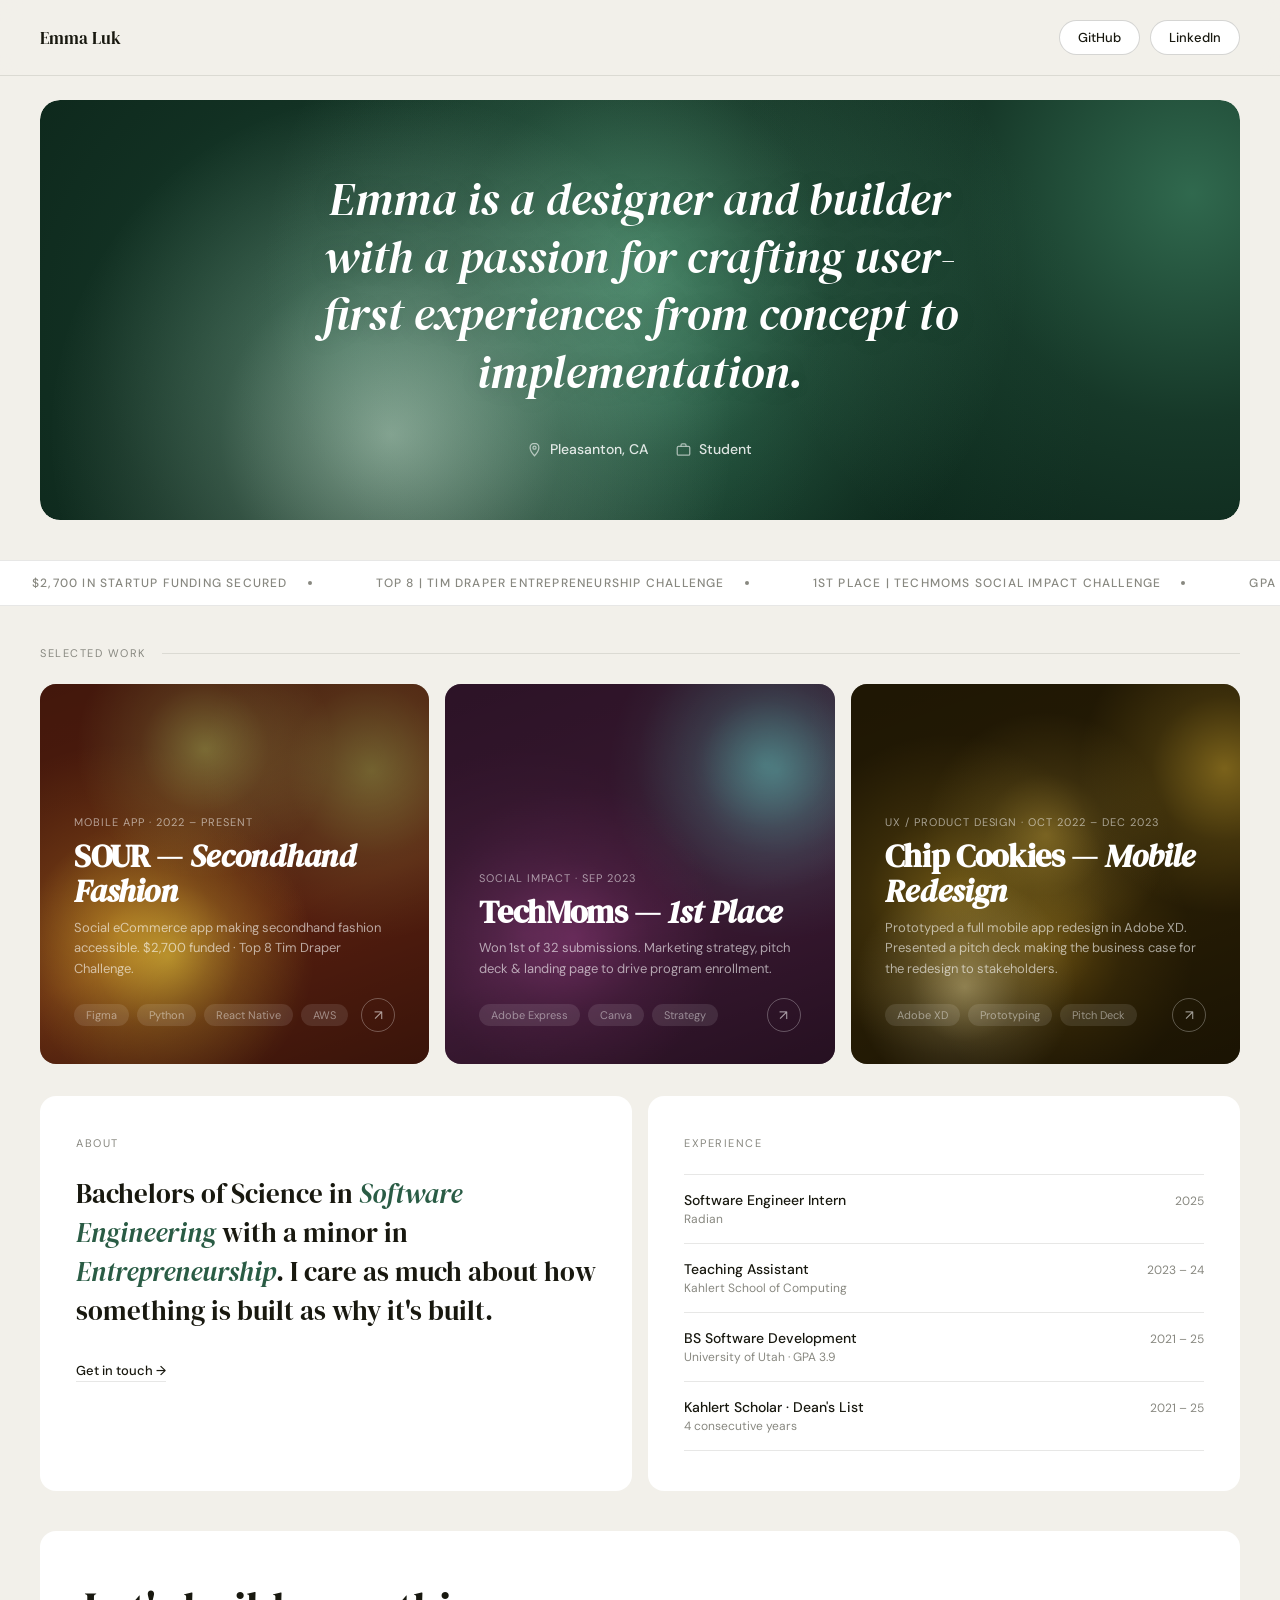
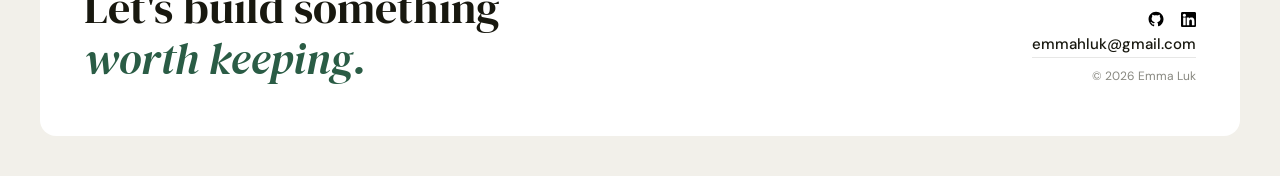
<file: index.html>
<!DOCTYPE html>
<html lang="en">

<head>
    <meta charset="UTF-8">
    <meta name="viewport" content="width=device-width, initial-scale=1.0">
    <title>Emma Luk</title>
    <link rel="icon" href="assets/emma.ico">
    <link rel="preconnect" href="https://fonts.googleapis.com">
    <link
        href="https://fonts.googleapis.com/css2?family=DM+Serif+Display:ital@0;1&family=DM+Sans:opsz,wght@9..40,300;9..40,400;9..40,500&display=swap"
        rel="stylesheet">
    <link rel="stylesheet" href="style.css">
</head>

<body>

    <!-- NAV -->
    <script src="./components/nav.js"></script>
    <script>createNav('');</script>

    <!-- HERO BANNER -->
    <div class="hero-wrap">
        <div class="hero">
            <canvas id="aura"></canvas>
            <div class="hero-body">
                <p class="hero-headline">Emma is a designer and builder with a passion for crafting user-first experiences
                    from concept to implementation.</p>
                <div class="hero-pills">
                    <span class="hero-pill">
                        <svg viewBox="0 0 24 24" fill="none" stroke="currentColor" stroke-width="2">
                            <path d="M12 2C8.13 2 5 5.13 5 9c0 5.25 7 13 7 13s7-7.75 7-13c0-3.87-3.13-7-7-7z" />
                            <circle cx="12" cy="9" r="2.5" />
                        </svg>
                        Pleasanton, CA
                    </span>
                    <span class="hero-pill">
                        <svg viewBox="0 0 24 24" fill="none" stroke="currentColor" stroke-width="2">
                            <rect x="2" y="7" width="20" height="14" rx="2" />
                            <path d="M16 7V5a2 2 0 00-2-2h-4a2 2 0 00-2 2v2" />
                        </svg>
                        Student
                    </span>
                </div>
            </div>
        </div>
    </div>

    <!-- TICKER -->
    <div class="ticker-wrap">
        <div class="ticker-track" id="ticker">
            <!-- filled by JS -->
        </div>
    </div>

    <!-- PROJECTS -->
    <div class="section-wrap" id="work">
        <div class="section-head">
            <span>Selected work</span>
            <hr>
        </div>
        <div class="proj-grid">

            <!-- SOUR -->
            <a href="./sour/" style="text-decoration: none;">
                <div class="proj-card">
                    <canvas class="proj-aura-canvas" id="c-sour"></canvas>
                    <div class="proj-card-overlay"></div>
                    <div class="proj-card-body">
                        <p class="proj-card-tag">Mobile App · 2022 – Present</p>
                        <h2 class="proj-card-title">SOUR — <em>Secondhand<br>Fashion</em></h2>
                        <p class="proj-card-desc">Social eCommerce app making secondhand fashion accessible. $2,700
                            funded · Top 8 Tim Draper Challenge.</p>
                        <div class="proj-card-meta">
                            <span class="proj-tool">Figma</span>
                            <span class="proj-tool">Python</span>
                            <span class="proj-tool">React Native</span>
                            <span class="proj-tool">AWS</span>
                            <div class="proj-arrow">↗</div>
                        </div>
                    </div>
                </div>
            </a>

            <!-- TECHMOMS -->
            <a href="./techmoms/" style="text-decoration: none;">
                <div class="proj-card">
                    <canvas class="proj-aura-canvas" id="c-techmoms"></canvas>
                    <div class="proj-card-overlay"></div>
                    <div class="proj-card-body">
                        <p class="proj-card-tag">Social Impact · Sep 2023</p>
                        <h2 class="proj-card-title">TechMoms — <em>1st Place</em></h2>
                        <p class="proj-card-desc">Won 1st of 32 submissions. Marketing strategy, pitch deck & landing
                            page to drive program enrollment.</p>
                        <div class="proj-card-meta">
                            <span class="proj-tool">Adobe Express</span>
                            <span class="proj-tool">Canva</span>
                            <span class="proj-tool">Strategy</span>
                            <div class="proj-arrow">↗</div>
                        </div>
                    </div>
                </div>
            </a>

            <!-- CHIP COOKIES -->
            <a href="./chipcookies/" style="text-decoration: none;">
                <div class="proj-card">
                    <canvas class="proj-aura-canvas" id="c-chip"></canvas>
                    <div class="proj-card-overlay"></div>
                    <div class="proj-card-body">
                        <p class="proj-card-tag">UX / Product Design · Oct 2022 – Dec 2023</p>
                        <h2 class="proj-card-title">Chip Cookies — <em>Mobile Redesign</em></h2>
                        <p class="proj-card-desc">Prototyped a full mobile app redesign in Adobe XD. Presented a pitch
                            deck making the business case for the redesign to stakeholders.</p>
                        <div class="proj-card-meta">
                            <span class="proj-tool">Adobe XD</span>
                            <span class="proj-tool">Prototyping</span>
                            <span class="proj-tool">Pitch Deck</span>
                            <div class="proj-arrow">↗</div>
                        </div>
                    </div>
                </div>
            </a>

        </div>
    </div>

    <!-- ABOUT + EXP -->
    <div class="about-grid" id="about">
        <div class="about-card">
            <p class="about-label">About</p>
            <p class="about-text">Bachelors of Science in <em>Software Engineering</em> with a minor in
                <em>Entrepreneurship</em>. I care as much about how something is built as why it's built.</p>
            <a class="about-link" href="mailto:emmahluk@gmail.com">Get in touch →</a>
        </div>
        <div class="about-card">
            <p class="about-label">Experience</p>
            <div class="exp-row">
                <div>
                    <div class="exp-role">Software Engineer Intern</div>
                    <div class="exp-org">Radian</div>
                </div>
                <div class="exp-date">2025</div>
            </div>
            <div class="exp-row">
                <div>
                    <div class="exp-role">Teaching Assistant</div>
                    <div class="exp-org">Kahlert School of Computing</div>
                </div>
                <div class="exp-date">2023 – 24</div>
            </div>
            <div class="exp-row">
                <div>
                    <div class="exp-role">BS Software Development</div>
                    <div class="exp-org">University of Utah · GPA 3.9</div>
                </div>
                <div class="exp-date">2021 – 25</div>
            </div>
            <div class="exp-row">
                <div>
                    <div class="exp-role">Kahlert Scholar · Dean's List</div>
                    <div class="exp-org">4 consecutive years</div>
                </div>
                <div class="exp-date">2021 – 25</div>
            </div>
        </div>
    </div>

    <!-- FOOTER -->
    <script src="./components/footer.js"></script>
    <script>createFooter('./assets');</script>

    <script src="components/ticker.js"></script>
    <script src="components/aura.js"></script>

</body>

</html>
</file>
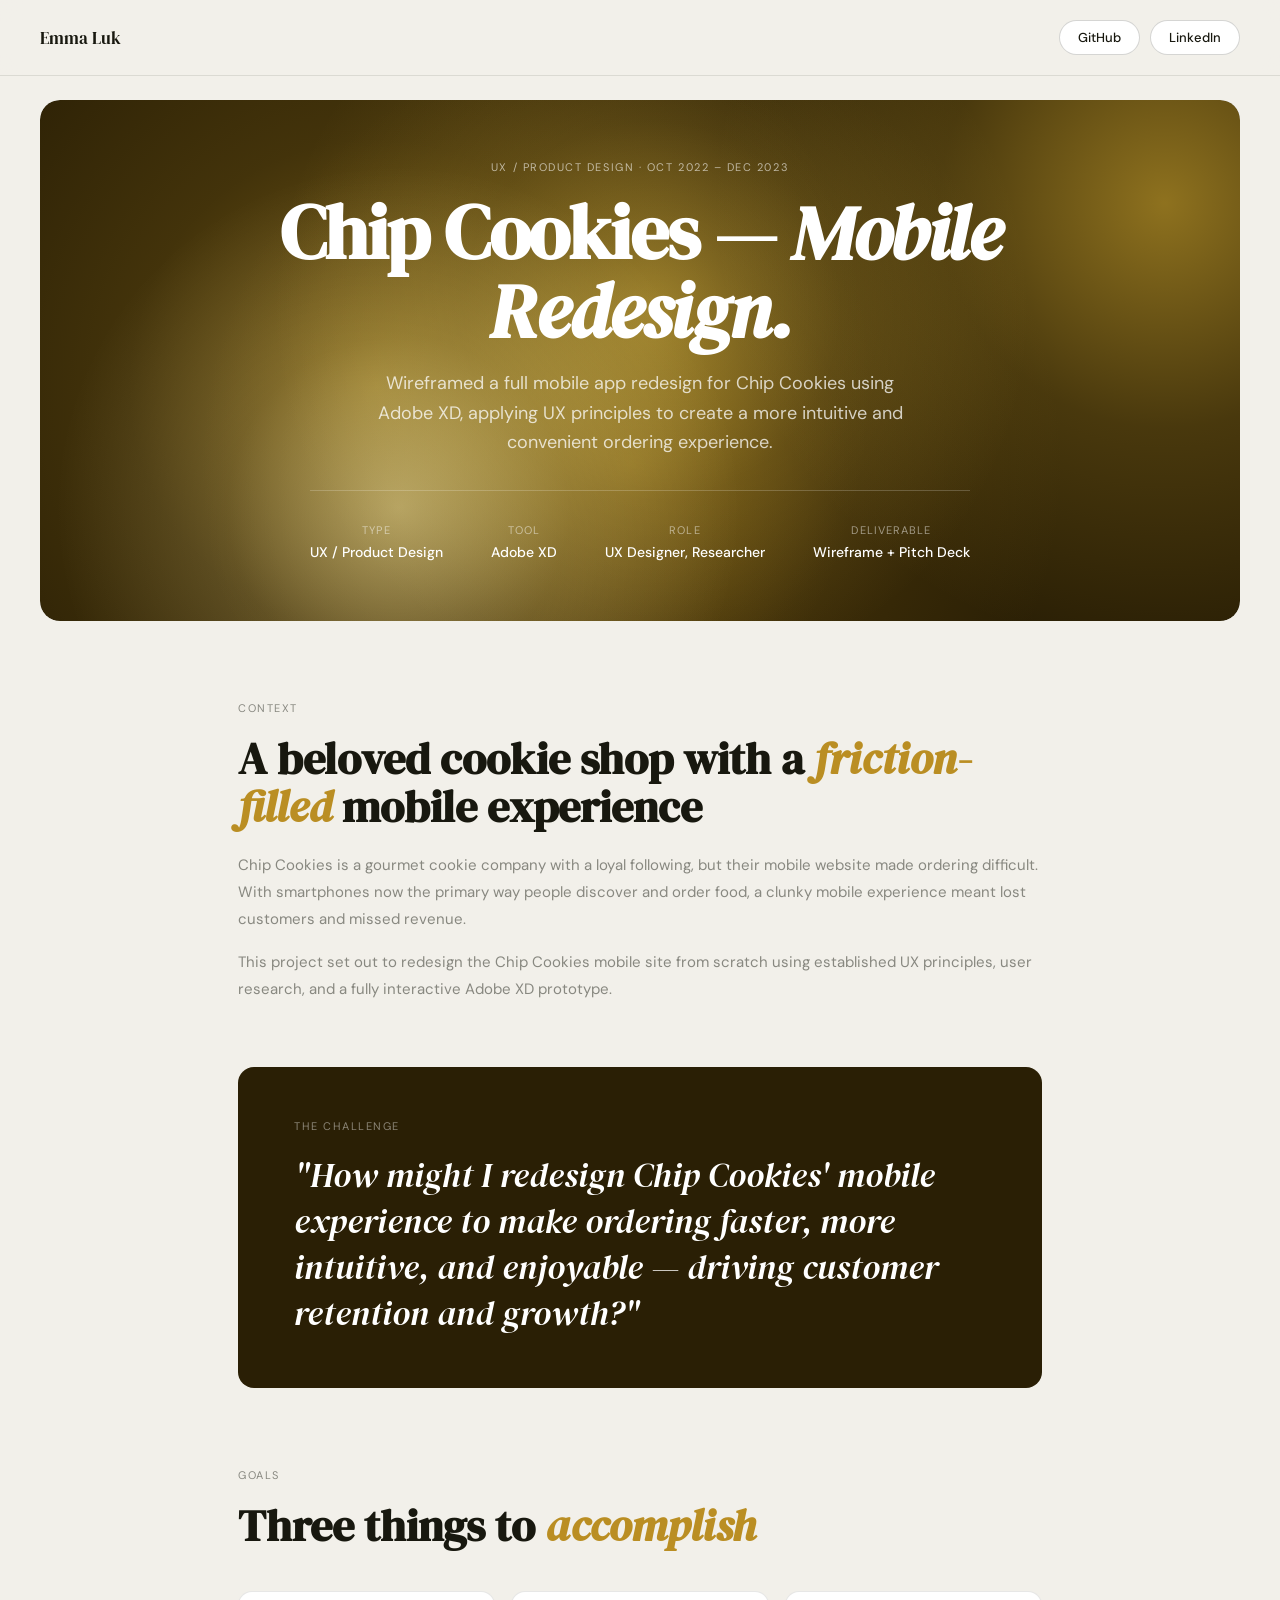
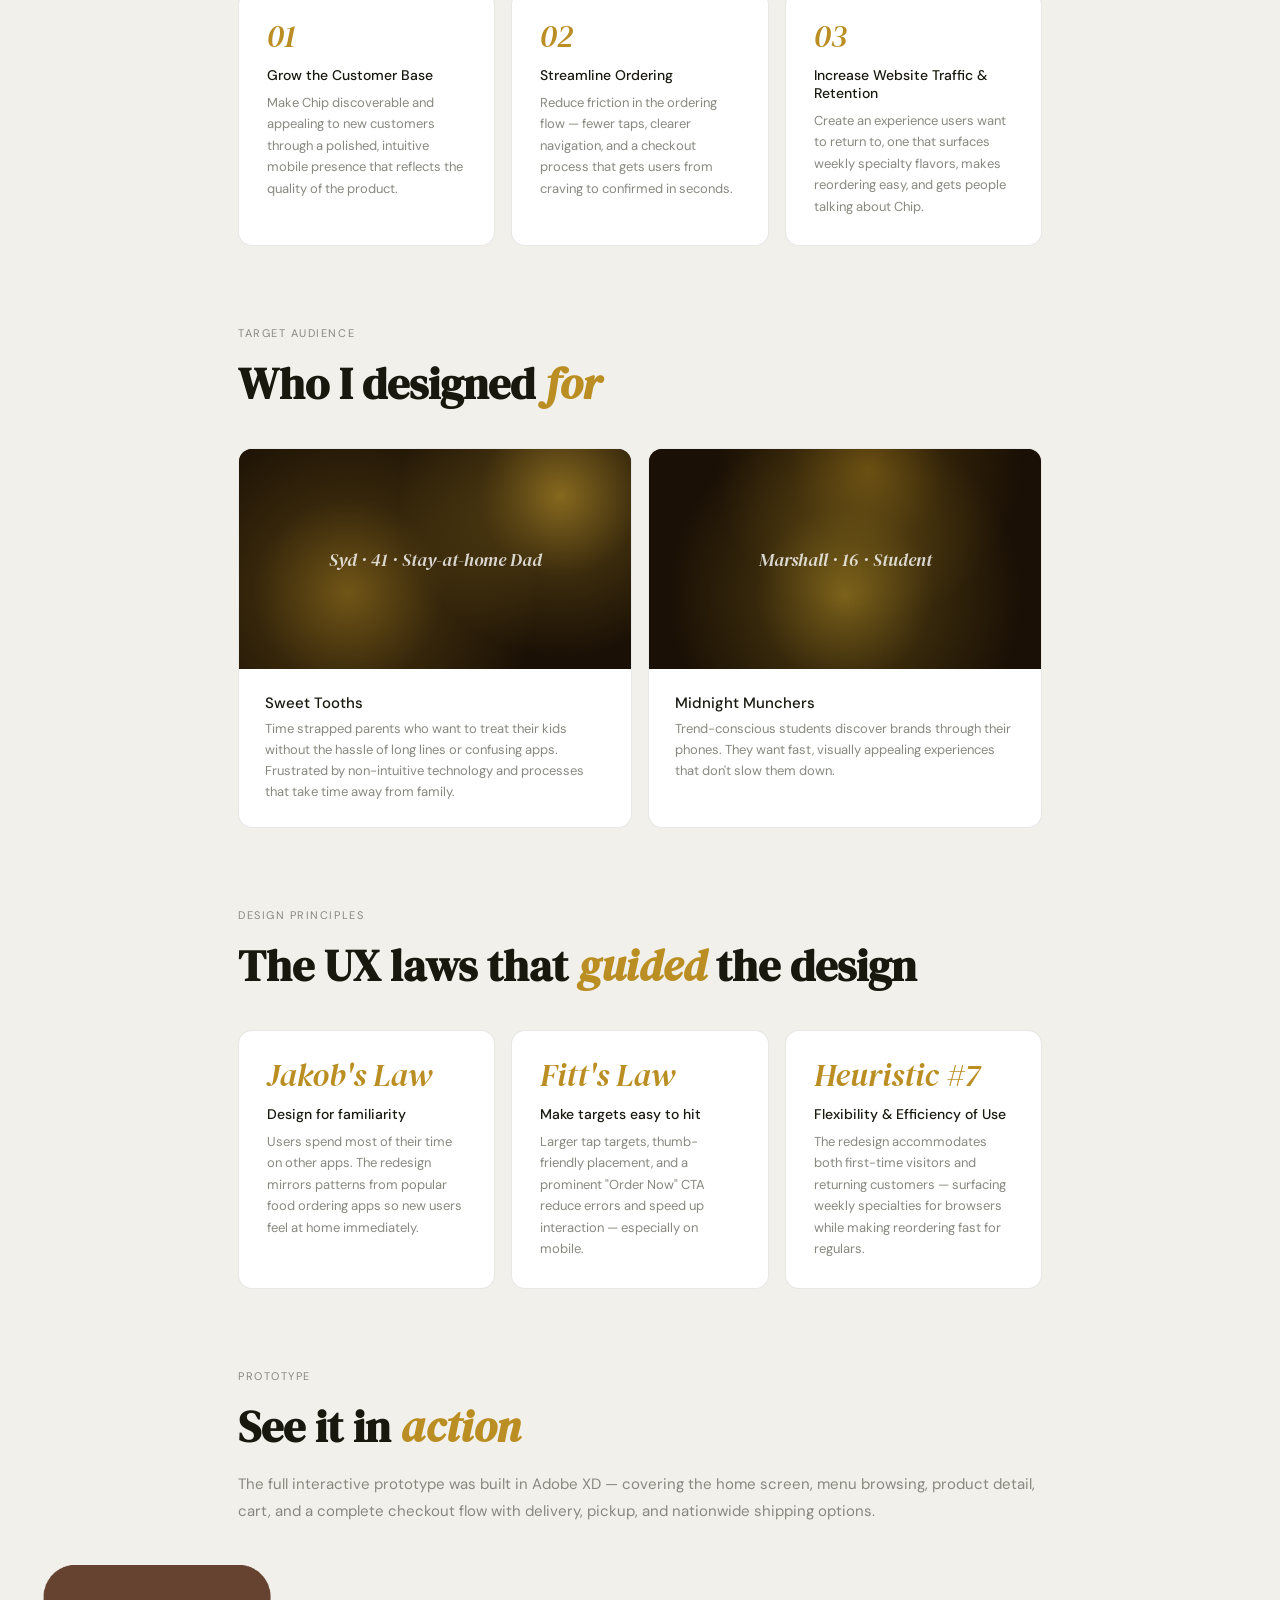
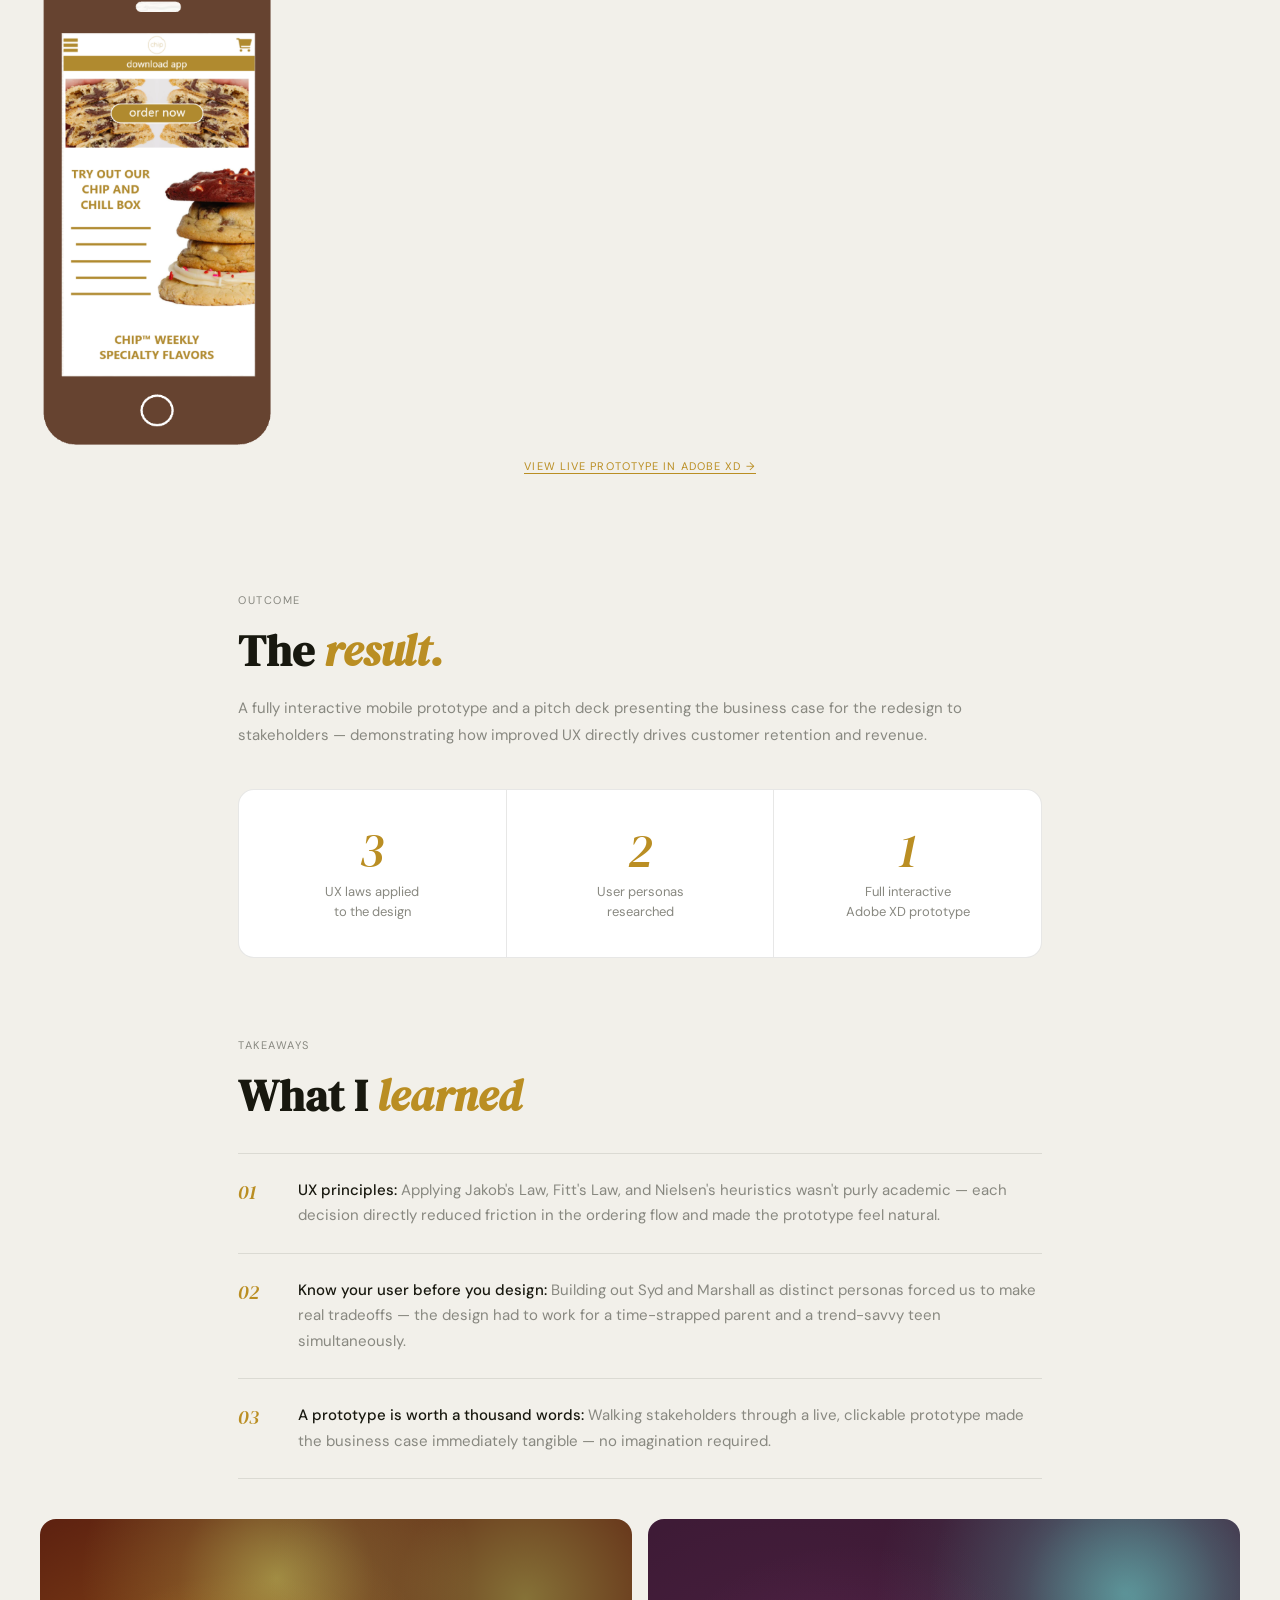
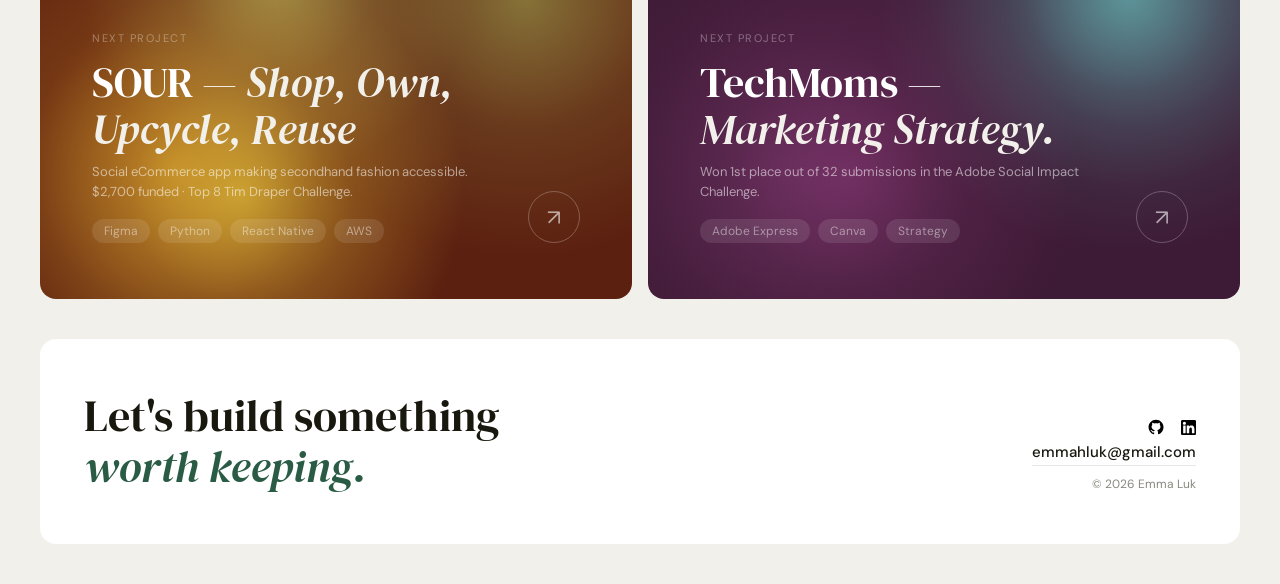
<file: chipcookies/index.html>
<!DOCTYPE html>
<html lang="en">

<head>
    <meta charset="UTF-8">
    <meta name="viewport" content="width=device-width, initial-scale=1.0">
    <title>Emma Luk | Chip Cookies</title>
    <link rel="icon" href="../assets/emma.ico">
    <link rel="preconnect" href="https://fonts.googleapis.com">
    <link
        href="https://fonts.googleapis.com/css2?family=DM+Serif+Display:ital@0;1&family=DM+Sans:opsz,wght@9..40,300;9..40,400;9..40,500&display=swap"
        rel="stylesheet">
    <link rel="stylesheet" href="../style.css">
    <link rel="stylesheet" href="style.css">
    <link rel="stylesheet" href="../styles/next-projects.css">
    <link rel="stylesheet" href="../styles/hero.css">
</head>

<body>

    <!-- NAV -->
    <script src="../components/nav.js"></script>
    <script>createNav('../');</script>

    <!-- HERO -->
    <div class="hero-wrap">
        <div class="hero">
            <canvas class="hero-canavas" id="c-chip-hero"></canvas>
            <p class="hero-label">UX / Product Design · Oct 2022 – Dec 2023</p>
            <h1 class="hero-title">Chip Cookies — <em>Mobile<br>Redesign.</em></h1>
            <p class="hero-desc">Wireframed a full mobile app redesign for Chip Cookies using Adobe XD,
                applying UX principles to create a more intuitive and convenient ordering experience.</p>
            <div class="hero-meta">
                <div class="meta-item">
                    <div class="meta-label">Type</div>
                    <div class="meta-value">UX / Product Design</div>
                </div>
                <div class="meta-item">
                    <div class="meta-label">Tool</div>
                    <div class="meta-value">Adobe XD</div>
                </div>
                <div class="meta-item">
                    <div class="meta-label">Role</div>
                    <div class="meta-value">UX Designer, Researcher</div>
                </div>
                <div class="meta-item">
                    <div class="meta-label">Deliverable</div>
                    <div class="meta-value">Wireframe + Pitch Deck</div>
                </div>
            </div>
        </div>
    </div>

    <!-- CONTEXT -->
    <div class="case-section">
        <p class="section-eyebrow">Context</p>
        <h2 class="section-headline">A beloved cookie shop with a <em>friction-filled</em> mobile experience</h2>
        <p class="section-body">Chip Cookies is a gourmet cookie company with a loyal following, but their
            mobile website made ordering difficult. With smartphones now the primary way people discover and
            order food, a clunky mobile experience meant lost customers and missed revenue.</p>
        <p class="section-body">This project set out to redesign the Chip Cookies mobile site from scratch
            using established UX principles, user research, and a fully interactive Adobe XD prototype.</p>
    </div>

    <!-- CHALLENGE BLOCK -->
    <div class="challenge-block">
        <div class="challenge-inner">
            <p class="challenge-label">The Challenge</p>
            <p class="challenge-text">"How might I redesign Chip Cookies' mobile experience to make ordering
                faster, more intuitive, and enjoyable — driving customer retention and growth?"</p>
        </div>
    </div>

    <!-- GOALS -->
    <div class="principles">
        <p class="section-eyebrow">Goals</p>
        <h2 class="section-headline">Three things to <em>accomplish</em></h2>
        <div class="principles-grid">
            <div class="principle-card">
                <div class="principle-num">01</div>
                <p class="principle-title">Grow the Customer Base</p>
                <p class="principle-desc">Make Chip discoverable and appealing to new customers through a polished,
                    intuitive mobile presence that reflects the quality of the product.</p>
            </div>
            <div class="principle-card">
                <div class="principle-num">02</div>
                <p class="principle-title">Streamline Ordering</p>
                <p class="principle-desc">Reduce friction in the ordering flow — fewer taps, clearer navigation,
                    and a checkout process that gets users from craving to confirmed in seconds.</p>
            </div>
            <div class="principle-card">
                <div class="principle-num">03</div>
                <p class="principle-title">Increase Website Traffic & Retention</p>
                <p class="principle-desc">Create an experience users want to return to, one that surfaces weekly
                    specialty flavors, makes reordering easy, and gets people talking about Chip.</p>
            </div>
        </div>
    </div>

    <!-- TARGET AUDIENCE -->
    <div class="deliverables">
        <p class="section-eyebrow">Target Audience</p>
        <h2 class="section-headline">Who I designed <em>for</em></h2>
        <div class="deliverables-grid">
            <div class="deliverable-card">
                <div class="deliverable-img">
                    <canvas id="c-syd"></canvas>
                    <p class="deliverable-img-label">Syd · 41 · Stay-at-home Dad</p>
                </div>
                <div class="deliverable-body">
                    <p class="deliverable-title">Sweet Tooths</p>
                    <p class="deliverable-desc">Time strapped parents who want to treat their kids without the
                        hassle of long lines or confusing apps. Frustrated by non-intuitive technology and processes
                        that take time away from family.</p>
                </div>
            </div>
            <div class="deliverable-card">
                <div class="deliverable-img">
                    <canvas id="c-marshall"></canvas>
                    <p class="deliverable-img-label">Marshall · 16 · Student</p>
                </div>
                <div class="deliverable-body">
                    <p class="deliverable-title">Midnight Munchers</p>
                    <p class="deliverable-desc">Trend-conscious students discover brands through their phones. They
                        want fast, visually appealing experiences that don't slow them down.</p>
                </div>
            </div>
        </div>
    </div>

    <!-- DESIGN PRINCIPLES -->
    <div class="principles">
        <p class="section-eyebrow">Design Principles</p>
        <h2 class="section-headline">The UX laws that <em>guided</em> the design</h2>
        <div class="principles-grid">
            <div class="principle-card">
                <div class="principle-num">Jakob's Law</div>
                <p class="principle-title">Design for familiarity</p>
                <p class="principle-desc">Users spend most of their time on other apps. The redesign mirrors patterns
                    from popular food ordering apps so new users feel at home immediately.</p>
            </div>
            <div class="principle-card">
                <div class="principle-num">Fitt's Law</div>
                <p class="principle-title">Make targets easy to hit</p>
                <p class="principle-desc">Larger tap targets, thumb-friendly placement, and a prominent "Order Now" CTA
                    reduce errors and speed up interaction — especially on mobile.</p>
            </div>
            <div class="principle-card">
                <div class="principle-num">Heuristic #7</div>
                <p class="principle-title">Flexibility & Efficiency of Use</p>
                <p class="principle-desc">The redesign accommodates both first-time visitors and returning customers —
                    surfacing weekly specialties for browsers while making reordering fast for regulars.</p>
            </div>
        </div>
    </div>

    <!-- PROTOTYPE -->
    <div class="case-section">
        <p class="section-eyebrow">Prototype</p>
        <h2 class="section-headline">See it in <em>action</em></h2>
        <p class="section-body">The full interactive prototype was built in Adobe XD — covering the home screen, menu
            browsing, product detail, cart, and a complete checkout flow with delivery, pickup, and nationwide shipping
            options.</p>
    </div>

    <div class="full-img">
        <img class="img-block" src="../assets/chip-mobile.png" alt="Chip Cookies mobile prototype">
        <p class="img-caption">
            <a href="https://xd.adobe.com/view/aa75ca13-0e42-4a03-b464-b61a55f48105-ff26/?hints=off" target="_blank"
                style="color:var(--gold);text-decoration:none;border-bottom:1px solid var(--gold);">
                View live prototype in Adobe XD →
            </a>
        </p>
    </div>

    <!-- OUTCOME -->
    <div class="outcome">
        <p class="section-eyebrow">Outcome</p>
        <h2 class="section-headline">The <em>result.</em></h2>
        <p class="section-body" style="margin-top:16px;">A fully interactive mobile prototype and a pitch deck
            presenting the business case for the redesign to stakeholders — demonstrating how improved UX directly
            drives customer retention and revenue.</p>
        <div class="outcome-stat-row">
            <div class="outcome-stat">
                <div class="stat-num">3</div>
                <div class="stat-lbl">UX laws applied<br>to the design</div>
            </div>
            <div class="outcome-stat">
                <div class="stat-num">2</div>
                <div class="stat-lbl">User personas<br>researched</div>
            </div>
            <div class="outcome-stat">
                <div class="stat-num">1</div>
                <div class="stat-lbl">Full interactive<br>Adobe XD prototype</div>
            </div>
        </div>
    </div>

    <!-- TAKEAWAYS -->
    <div class="takeaways">
        <p class="section-eyebrow">Takeaways</p>
        <h2 class="section-headline">What I <em>learned</em></h2>
        <div class="takeaway-list">
            <div class="takeaway-item">
                <div class="takeaway-num">01</div>
                <p class="takeaway-text"><strong>UX principles:</strong> Applying Jakob's Law, Fitt's Law, and Nielsen's
                    heuristics wasn't purly academic — each decision directly reduced friction in the ordering flow and
                    made
                    the prototype feel natural.</p>
            </div>
            <div class="takeaway-item">
                <div class="takeaway-num">02</div>
                <p class="takeaway-text"><strong>Know your user before you design:</strong> Building out Syd and
                    Marshall as distinct personas forced us to make real tradeoffs — the design had to work for a
                    time-strapped parent and a trend-savvy teen simultaneously.</p>
            </div>
            <div class="takeaway-item">
                <div class="takeaway-num">03</div>
                <p class="takeaway-text"><strong>A prototype is worth a thousand words:</strong> Walking stakeholders
                    through a live, clickable prototype made the business case immediately tangible — no imagination
                    required.</p>
            </div>
        </div>
    </div>

    <!-- NEXT PROJECT -->
    <div class="next-projects">
        <!-- auto filld by next-project-card.js-->
        <script src="../components/next-project-card.js"></script>
        <script>
            createNextProjectCard({
                id: 'c-next-sour',
                href: '../sour/',
                title: 'SOUR',
                titleEm: 'Shop, Own, Upcycle, Reuse',
                desc: 'Social eCommerce app making secondhand fashion accessible. $2,700 funded · Top 8 Tim Draper Challenge.',
                tools: ['Figma', 'Python', 'React Native', 'AWS']
            });

            createNextProjectCard({
                id: 'c-next-techmoms',
                href: '../techmoms/',
                title: 'TechMoms',
                titleEm: 'Marketing Strategy.',
                desc: 'Won 1st place out of 32 submissions in the Adobe Social Impact Challenge.',
                tools: ['Adobe Express', 'Canva', 'Strategy']
            });
        </script>
    </div>

    <!-- FOOTER -->
    <script src="../components/footer.js"></script>
    <script>createFooter('../assets');</script>

    <script src="../components/aura.js"></script>

</body>

</html>
</file>
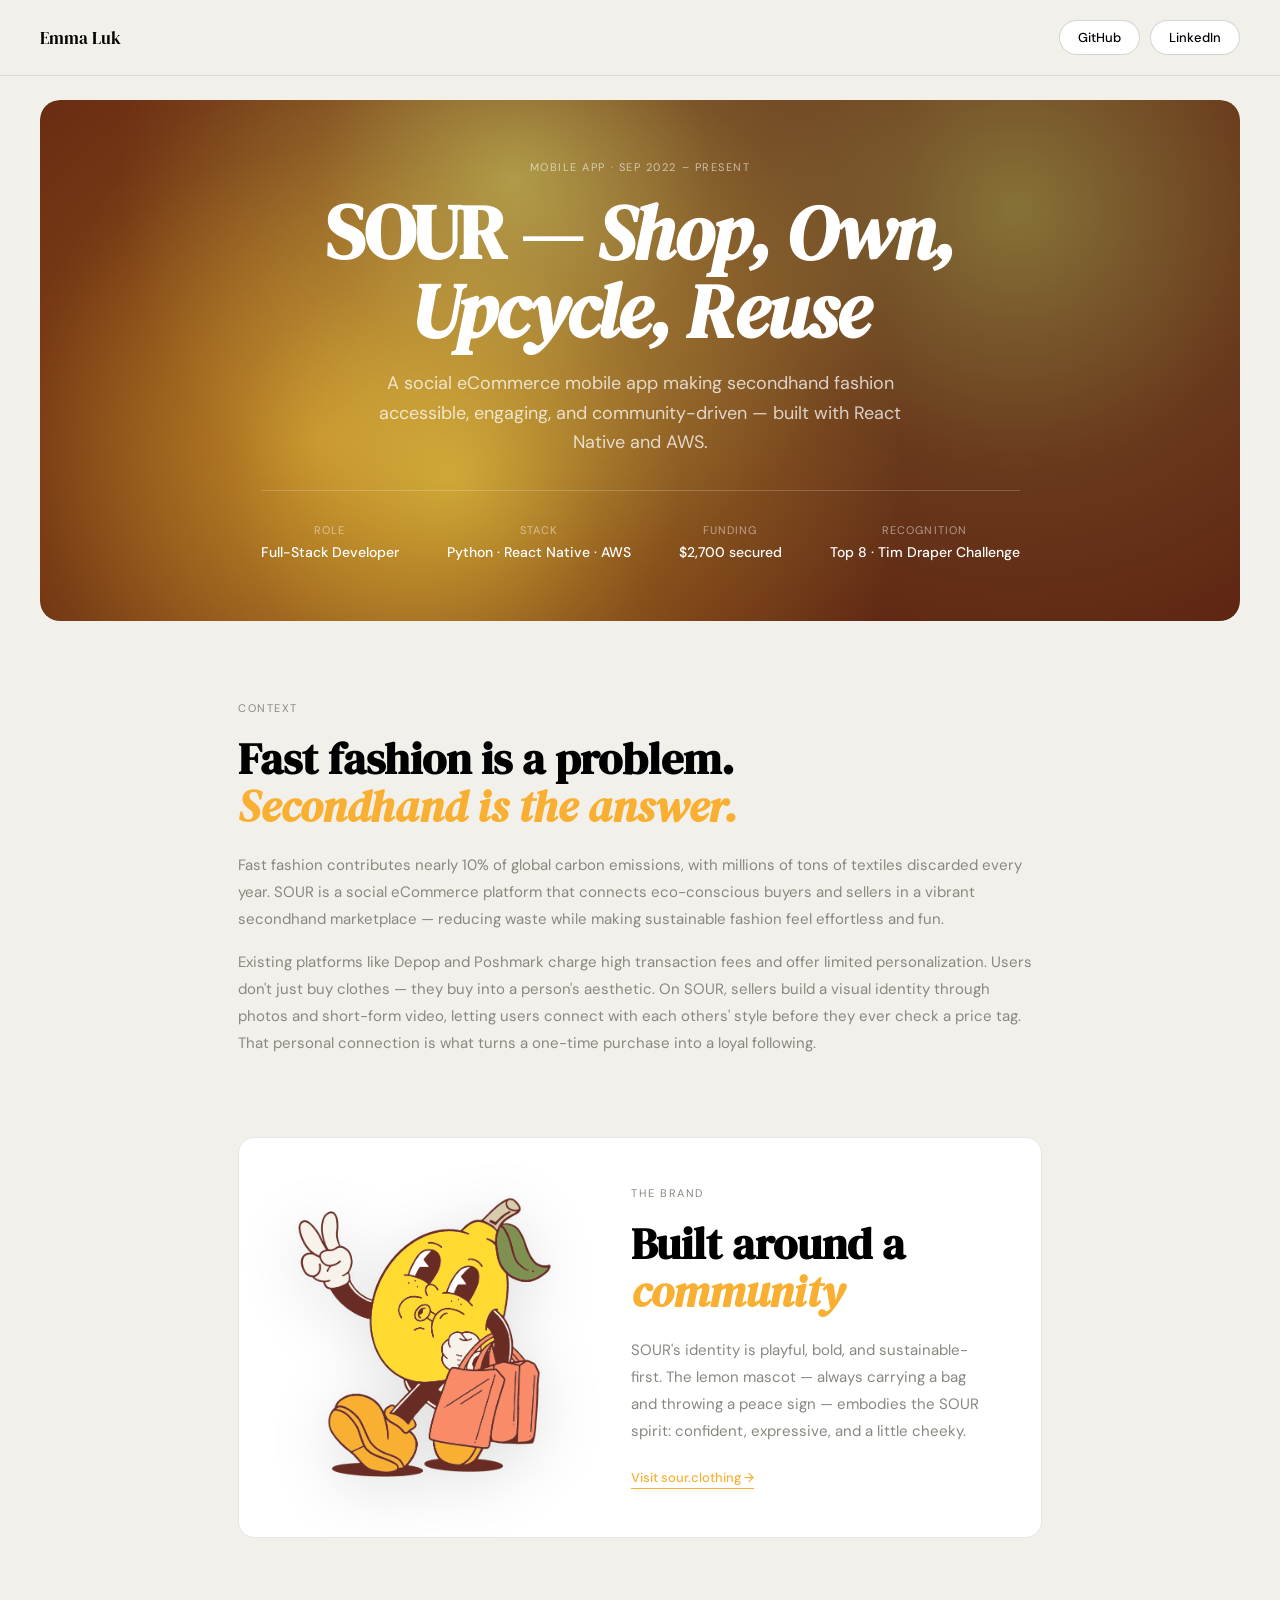
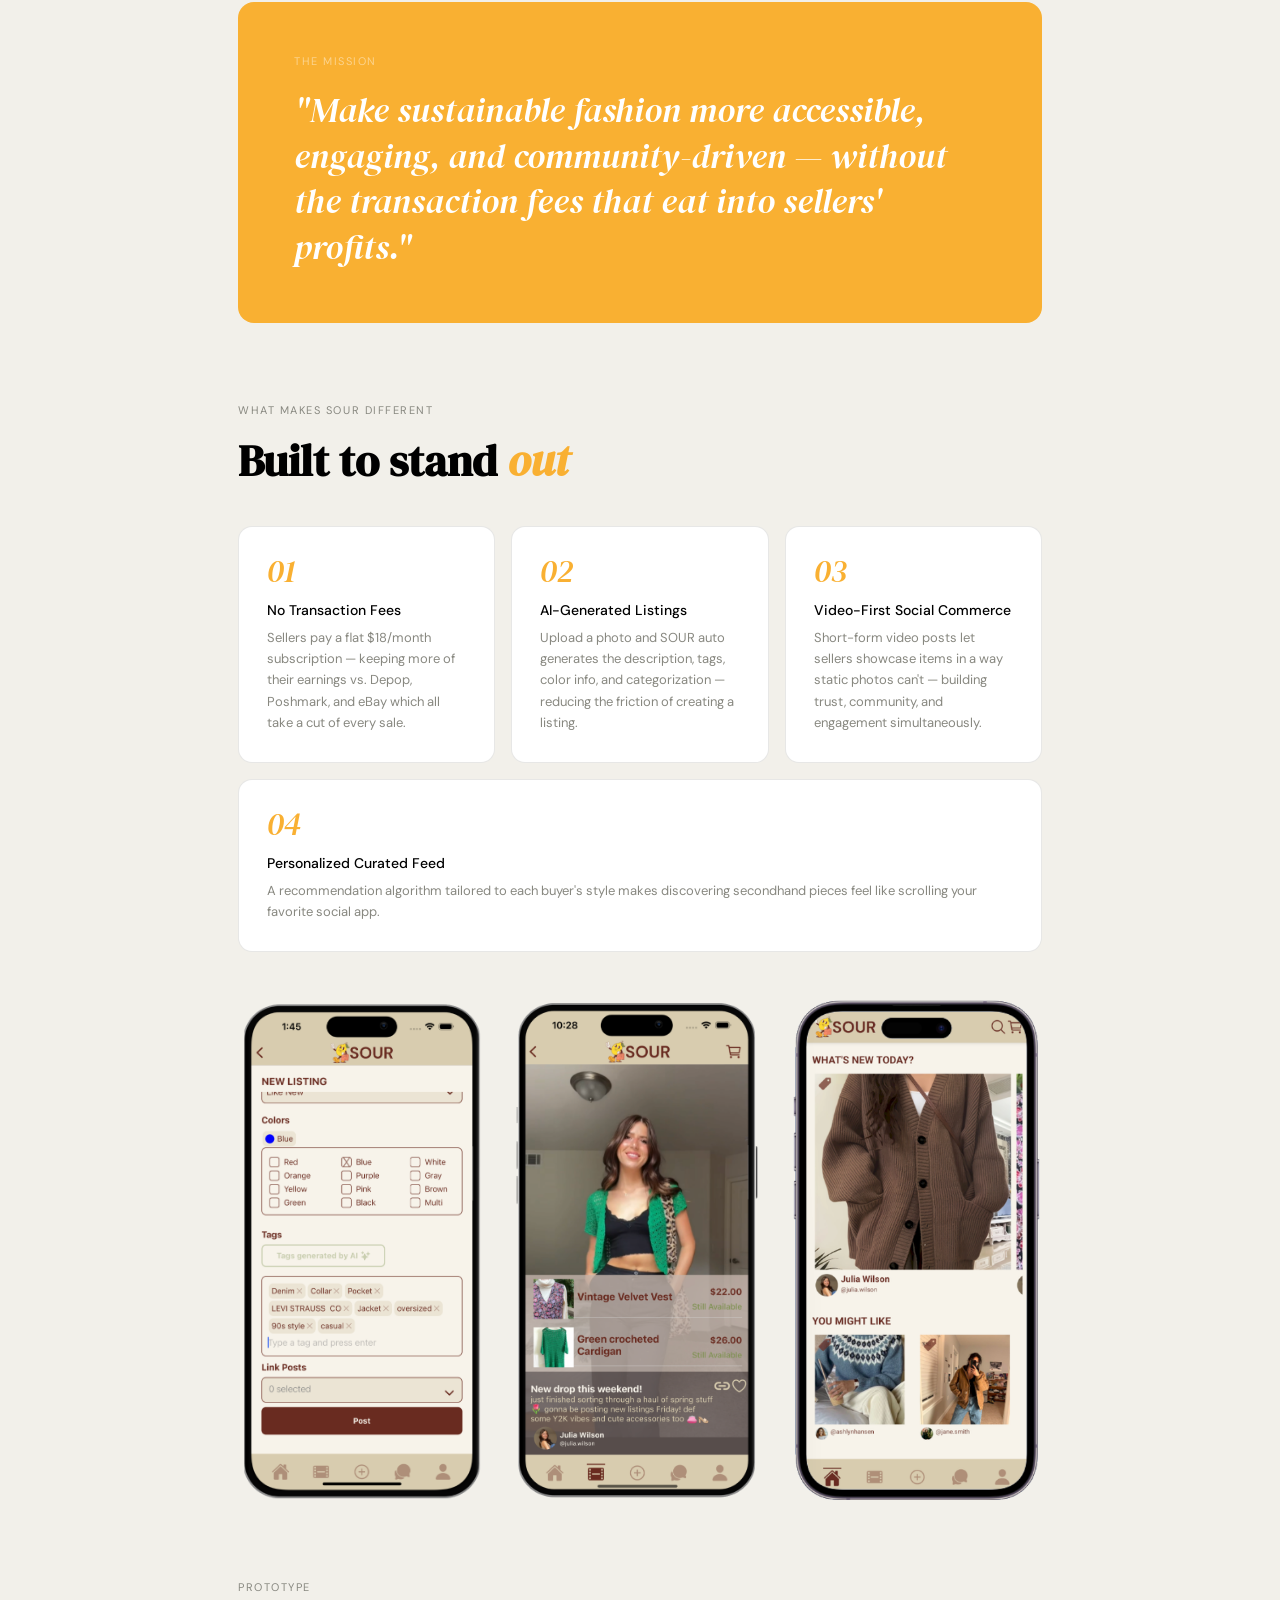
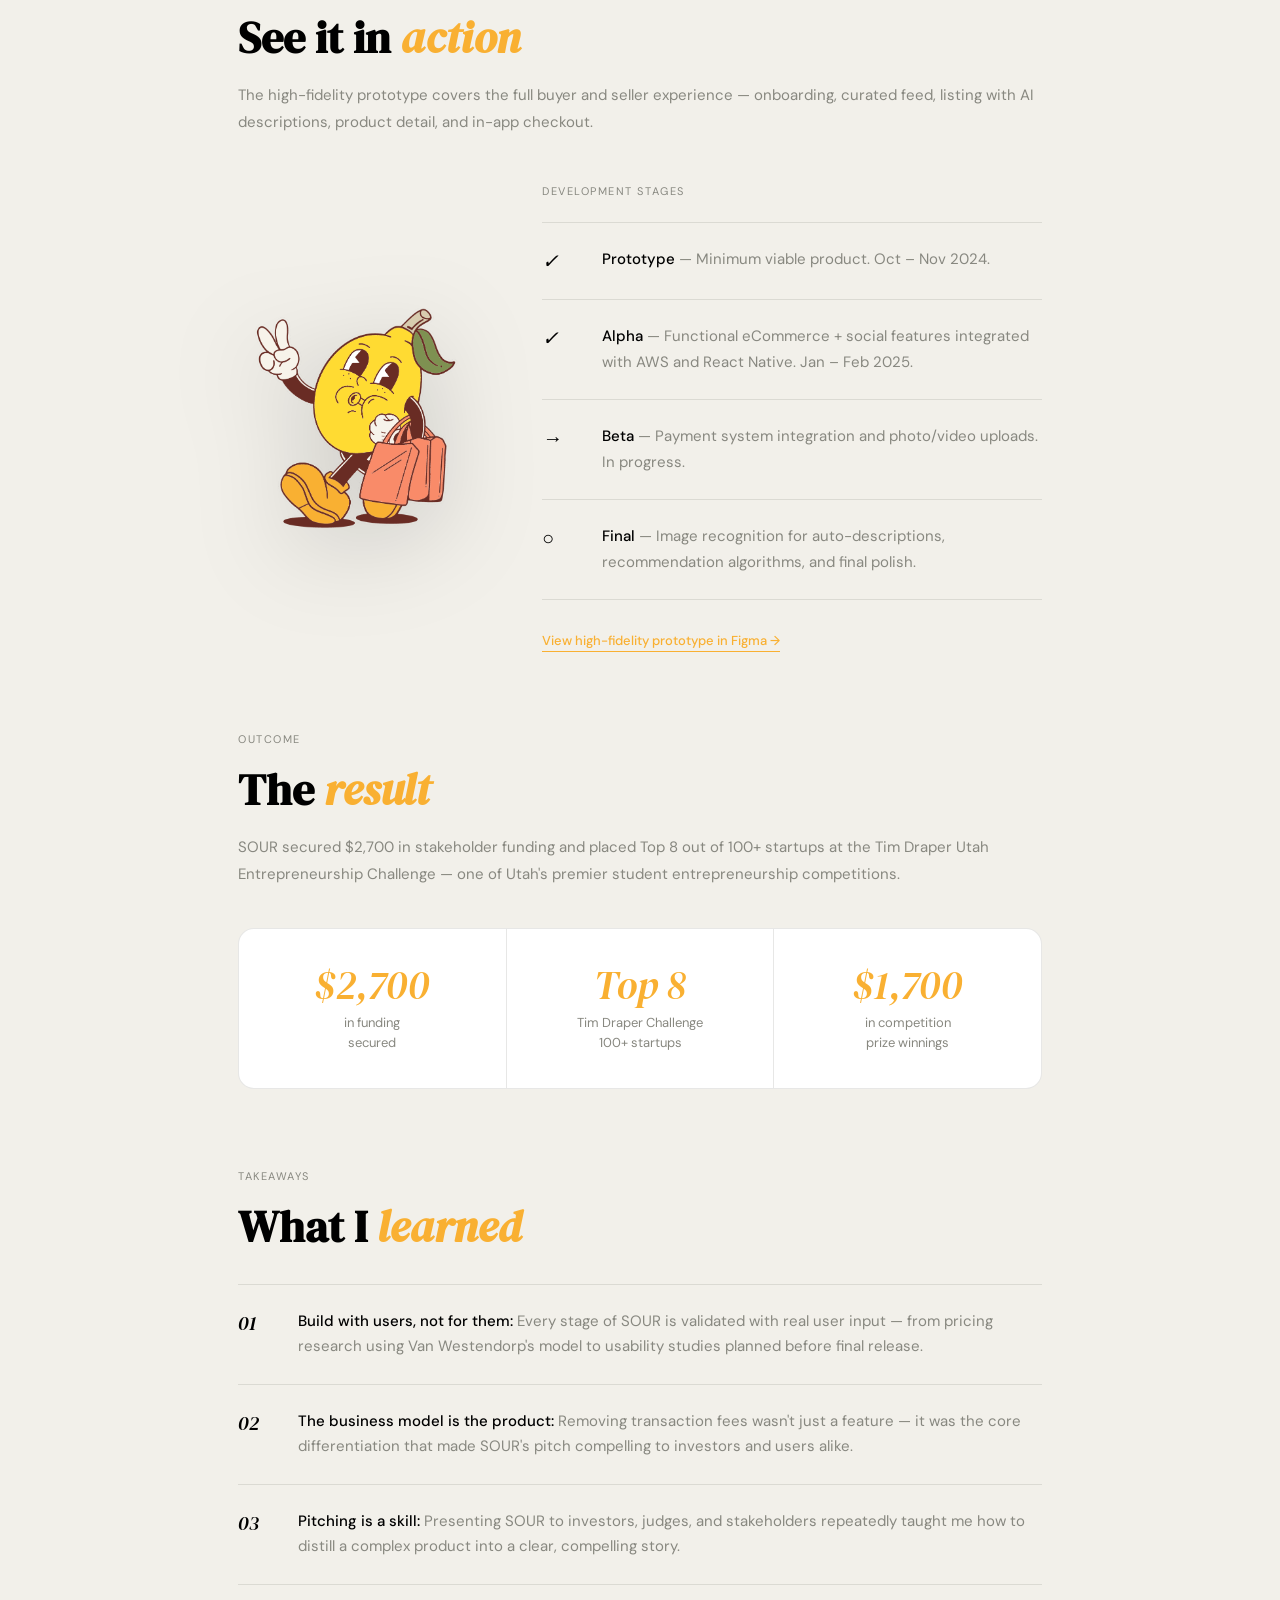
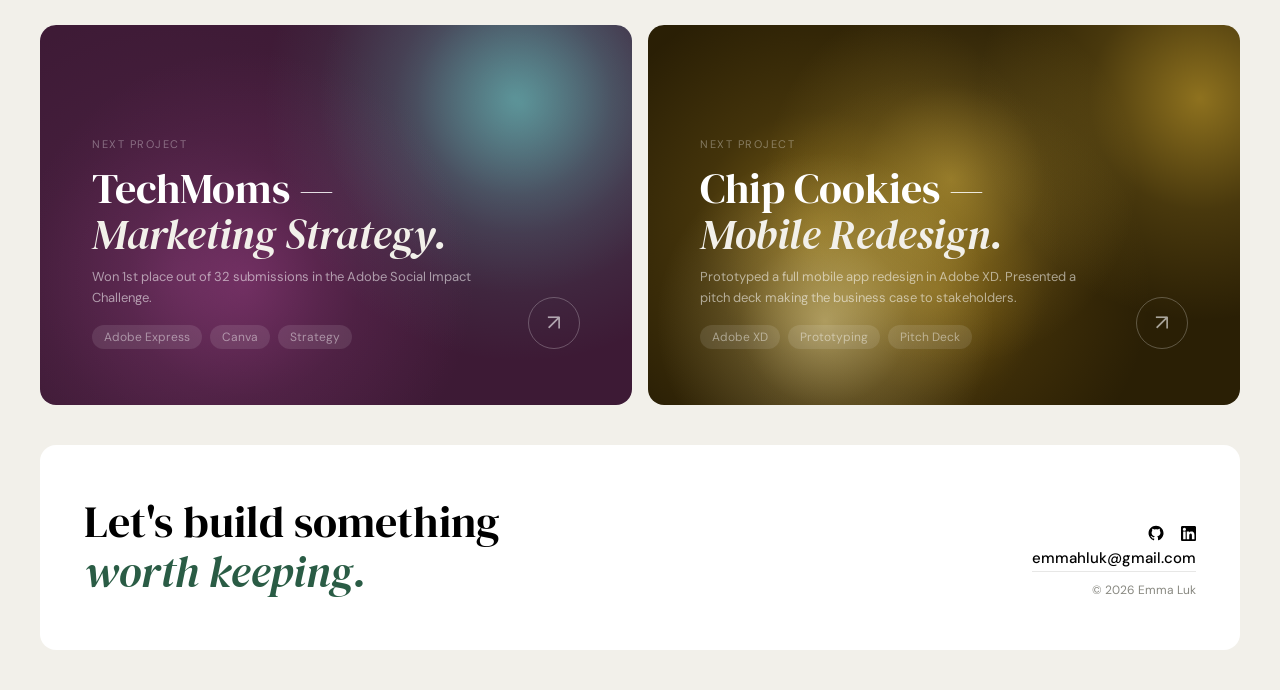
<file: sour/index.html>
<!DOCTYPE html>
<html lang="en">

<head>
    <meta charset="UTF-8">
    <meta name="viewport" content="width=device-width, initial-scale=1.0">
    <title>Emma Luk | SOUR</title>
    <link rel="icon" href="../assets/emma.ico">
    <link rel="preconnect" href="https://fonts.googleapis.com">
    <link
        href="https://fonts.googleapis.com/css2?family=DM+Serif+Display:ital@0;1&family=DM+Sans:opsz,wght@9..40,300;9..40,400;9..40,500&display=swap"
        rel="stylesheet">
    <link rel="stylesheet" href="../style.css">
    <link rel="stylesheet" href="style.css">
    <link rel="stylesheet" href="../styles/next-projects.css">
    <link rel="stylesheet" href="../styles/hero.css">
</head>

<body>

    <!-- NAV -->
    <script src="../components/nav.js"></script>
    <script>createNav('../');</script>

    <!-- HERO -->
    <div class="hero-wrap">
        <div class="hero">
            <canvas id="c-sour-hero"></canvas>
            <p class="hero-label">Mobile App · Sep 2022 – Present</p>
            <h1 class="hero-title">SOUR — <em>Shop, Own,<br>Upcycle, Reuse</em></h1>
            <p class="hero-desc">A social eCommerce mobile app making secondhand fashion accessible, engaging, and
                community-driven — built with React Native and AWS.</p>
            <div class="hero-meta">
                <div class="meta-item">
                    <div class="meta-label">Role</div>
                    <div class="meta-value">Full-Stack Developer</div>
                </div>
                <div class="meta-item">
                    <div class="meta-label">Stack</div>
                    <div class="meta-value">Python · React Native · AWS</div>
                </div>
                <div class="meta-item">
                    <div class="meta-label">Funding</div>
                    <div class="meta-value">$2,700 secured</div>
                </div>
                <div class="meta-item">
                    <div class="meta-label">Recognition</div>
                    <div class="meta-value">Top 8 · Tim Draper Challenge</div>
                </div>
            </div>
        </div>
    </div>

    <!-- CONTEXT -->
    <div class="case-section">
        <p class="section-eyebrow">Context</p>
        <h2 class="section-headline">Fast fashion is a problem.<br><em>Secondhand is the answer.</em></h2>
        <p class="section-body">Fast fashion contributes nearly 10% of global carbon emissions, with millions of tons of
            textiles discarded every year. SOUR is a social eCommerce platform that connects eco-conscious buyers and
            sellers in a vibrant secondhand marketplace — reducing waste while making sustainable fashion feel
            effortless and fun.</p>
        <p class="section-body">Existing platforms like Depop and Poshmark charge high transaction fees and offer
            limited personalization. Users don't just buy clothes — they buy into a person's aesthetic. On SOUR, sellers 
            build a visual identity through photos and short-form video, letting users connect with each others' style before 
            they ever check a price tag. That personal connection is what turns a one-time purchase into a loyal following.</p>
    </div>

    <!-- MASCOT + LOGO -->
    <div class="sour-brand">
        <div class="sour-brand-inner">
            <img src="../assets/SOUR-mascot.png" alt="SOUR mascot" class="sour-mascot">
            <div class="sour-brand-text">
                <p class="section-eyebrow">The Brand</p>
                <h2 class="section-headline">Built around a <em>community</em></h2>
                <p class="section-body">SOUR's identity is playful, bold, and sustainable-first. The lemon mascot —
                    always carrying a bag and throwing a peace sign — embodies the SOUR spirit: confident, expressive,
                    and a little cheeky.</p>
                <a href="https://www.sour.clothing" target="_blank" class="sour-link">Visit sour.clothing →</a>
            </div>
        </div>
    </div>

    <!-- CHALLENGE BLOCK -->
    <div class="challenge-block">
        <div class="challenge-inner">
            <p class="challenge-label">The Mission</p>
            <p class="challenge-text">"Make sustainable fashion more accessible, engaging, and community-driven —
                without the transaction fees that eat into sellers' profits."</p>
        </div>
    </div>

    <!-- WHAT MAKES IT DIFFERENT -->
    <div class="principles">
        <p class="section-eyebrow">What Makes SOUR Different</p>
        <h2 class="section-headline">Built to stand <em>out</em></h2>
        <div class="principles-grid">
            <div class="principle-card">
                <div class="principle-num">01</div>
                <p class="principle-title">No Transaction Fees</p>
                <p class="principle-desc">Sellers pay a flat $18/month subscription — keeping more of their earnings vs.
                    Depop, Poshmark, and eBay which all take a cut of every sale.</p>
            </div>
            <div class="principle-card">
                <div class="principle-num">02</div>
                <p class="principle-title">AI-Generated Listings</p>
                <p class="principle-desc">Upload a photo and SOUR auto generates the description, tags, color info, and
                    categorization — reducing the friction of creating a listing.</p>
            </div>
            <div class="principle-card">
                <div class="principle-num">03</div>
                <p class="principle-title">Video-First Social Commerce</p>
                <p class="principle-desc">Short-form video posts let sellers showcase items in a way static photos can't
                    — building trust, community, and engagement simultaneously.</p>
            </div>
            <div class="principle-card" style="grid-column: 1 / -1;">
                <div class="principle-num">04</div>
                <p class="principle-title">Personalized Curated Feed</p>
                <p class="principle-desc">A recommendation algorithm tailored to each buyer's style makes discovering
                    secondhand pieces feel like scrolling your favorite social app.
                </p>
            </div>
        </div>
        <div class="screenshots">
            <img class="screenshot" src="../assets/aiGeneratedListings.png" alt="AI-Generated Listings">
            <img class="screenshot" src="../assets/videoFirstSocialCommerce.png" alt="Video-First Social Commerce">
            <img class="screenshot" src="../assets/personalizedCuratedFeed.png" alt="Personalized Curated Feed">
        </div>
    </div>

    <!-- PROTOTYPE -->
    <div class="case-section">
        <p class="section-eyebrow">Prototype</p>
        <h2 class="section-headline">See it in <em>action</em></h2>
        <p class="section-body">The high-fidelity prototype covers the full buyer and seller experience — onboarding,
            curated feed, listing with AI descriptions, product detail, and in-app checkout.</p>
    </div>

    <div class="prototype-split">
        <div class="prototype-img">
            <img src="../assets/SOUR-mascot.png" alt="SOUR app prototype" class="sour-proto-img">
        </div>
        <div class="prototype-details">
            <p class="section-eyebrow">Development stages</p>
            <div class="takeaway-list">
                <div class="takeaway-item">
                    <div class="takeaway-num">✓</div>
                    <p class="takeaway-text"><strong>Prototype</strong> — Minimum viable product. Oct – Nov 2024.</p>
                </div>
                <div class="takeaway-item">
                    <div class="takeaway-num">✓</div>
                    <p class="takeaway-text"><strong>Alpha</strong> — Functional eCommerce + social features integrated
                        with AWS and React Native. Jan – Feb 2025.</p>
                </div>
                <div class="takeaway-item">
                    <div class="takeaway-num">→</div>
                    <p class="takeaway-text"><strong>Beta</strong> — Payment system integration and photo/video uploads.
                        In progress.</p>
                </div>
                <div class="takeaway-item">
                    <div class="takeaway-num">○</div>
                    <p class="takeaway-text"><strong>Final</strong> — Image recognition for auto-descriptions,
                        recommendation algorithms, and final polish.</p>
                </div>
            </div>
            <a href="https://www.figma.com/proto/g2zNAIX7VL5Y5x1WFeiQqM/SOUR-Prototype?page-id=0%3A1&node-id=0-2&node-type=frame&viewport=70%2C294%2C0.18&t=KqrqD8DWfHfmiwRZ-1&scaling=scale-down&content-scaling=fixed&starting-point-node-id=0%3A2"
                target="_blank" class="prototype-link">
                View high-fidelity prototype in Figma →
            </a>
        </div>
    </div>

    <!-- OUTCOME -->
    <div class="outcome">
        <p class="section-eyebrow">Outcome</p>
        <h2 class="section-headline">The <em>result</em></h2>
        <p class="section-body" style="margin-top:16px;">SOUR secured $2,700 in stakeholder funding and placed Top 8 out
            of 100+ startups at the Tim Draper Utah Entrepreneurship Challenge — one of Utah's premier student
            entrepreneurship competitions.</p>
        <div class="outcome-stat-row">
            <div class="outcome-stat">
                <div class="stat-num">$2,700</div>
                <div class="stat-lbl">in funding<br>secured</div>
            </div>
            <div class="outcome-stat">
                <div class="stat-num">Top 8</div>
                <div class="stat-lbl">Tim Draper Challenge<br>100+ startups</div>
            </div>
            <div class="outcome-stat">
                <div class="stat-num">$1,700</div>
                <div class="stat-lbl">in competition<br>prize winnings</div>
            </div>
        </div>
    </div>

    <!-- TAKEAWAYS -->
    <div class="takeaways">
        <p class="section-eyebrow">Takeaways</p>
        <h2 class="section-headline">What I <em>learned</em></h2>
        <div class="takeaway-list">
            <div class="takeaway-item">
                <div class="takeaway-num">01</div>
                <p class="takeaway-text"><strong>Build with users, not for them:</strong> Every stage of SOUR is
                    validated with real user input — from pricing research using Van Westendorp's model to usability
                    studies planned before final release.</p>
            </div>
            <div class="takeaway-item">
                <div class="takeaway-num">02</div>
                <p class="takeaway-text"><strong>The business model is the product:</strong> Removing transaction fees
                    wasn't just a feature — it was the core differentiation that made SOUR's pitch compelling to
                    investors and users alike.</p>
            </div>
            <div class="takeaway-item">
                <div class="takeaway-num">03</div>
                <p class="takeaway-text"><strong>Pitching is a skill:</strong> Presenting SOUR to investors, judges, and
                    stakeholders repeatedly taught me how to distill a complex product into a clear, compelling story.</p>
            </div>
        </div>
    </div>

    <!-- NEXT PROJECTS -->
    <div class="next-projects">
        <script src="../components/next-project-card.js"></script>
        <script>
            createNextProjectCard({
                id: 'c-next-techmoms',
                href: '../techmoms/',
                title: 'TechMoms',
                titleEm: 'Marketing Strategy.',
                desc: 'Won 1st place out of 32 submissions in the Adobe Social Impact Challenge.',
                tools: ['Adobe Express', 'Canva', 'Strategy']
            });

            createNextProjectCard({
                id: 'c-next-chip',
                href: '../chipcookies/',
                title: 'Chip Cookies',
                titleEm: 'Mobile Redesign.',
                desc: 'Prototyped a full mobile app redesign in Adobe XD. Presented a pitch deck making the business case to stakeholders.',
                tools: ['Adobe XD', 'Prototyping', 'Pitch Deck']
            });
        </script>
    </div>

    <!-- FOOTER -->
    <script src="../components/footer.js"></script>
    <script>createFooter('../assets');</script>

    <script src="../components/aura.js"></script>

</body>

</html>
</file>
<file: style.css>
*, *::before, *::after { box-sizing: border-box; margin: 0; padding: 0; }

:root {
  --white: #ffffff;
  --page:  #F2F0EA;
  --ink:   #18180F;
  --muted: #888880;
  --green: #2A5C45;
  --border: rgba(24,24,15,0.10);
  --pad: 40px;
}

html { scroll-behavior: smooth; }
body {
  font-family: 'DM Sans', sans-serif;
  background: var(--page);
  color: var(--ink);
  -webkit-font-smoothing: antialiased;
  padding-top: 100px;
}

/* ── NAV ── */
nav {
  position: fixed; top: 0; left: 0; right: 0; z-index: 100;
  display: flex; justify-content: space-between; align-items: center;
  padding: 20px var(--pad);
  background: rgba(242,240,234,0.88);
  backdrop-filter: blur(12px);
  -webkit-backdrop-filter: blur(12px);
  border-bottom: 1px solid var(--border);
}
.nav-name {
  font-family: 'DM Serif Display', serif;
  font-size: 17px; color: var(--ink); text-decoration: none;
}
.nav-right { display: flex; gap: 10px; }
.nav-btn {
  font-size: 13px; font-weight: 500; color: var(--ink);
  text-decoration: none;
  border: 1.5px solid rgba(24,24,15,0.18);
  padding: 8px 18px; border-radius: 100px;
  background: var(--white);
  transition: background 0.18s, border-color 0.18s;
}
.nav-btn:hover { background: var(--ink); color: #fff; border-color: var(--ink); }

/* ── HERO BANNER (rounded card) ── */
.hero-wrap {
  padding: 0 var(--pad) 0;
}
.hero {
  position: relative;
  border-radius: 20px;
  overflow: hidden;
  min-height: 420px;
  display: flex; flex-direction: column;
  align-items: center; justify-content: center;
  text-align: center;
  padding: 64px 48px 56px;
}
#aura {
  position: absolute; inset: 0;
  width: 100%; height: 100%;
  border-radius: 20px;
}
.hero-body { position: relative; z-index: 1; max-width: 60%; }
.hero-headline {
  font-family: 'DM Serif Display', serif; font-style: italic;
  font-size: clamp(26px, 4vw, 46px);
  color: #fff; line-height: 1.25;
  margin-bottom: 40px;
  text-shadow: 0 1px 24px rgba(0,0,0,0.12);
}
.hero-pills { display: flex; gap: 28px; justify-content: center; }
.hero-pill {
  display: flex; align-items: center; gap: 8px;
  font-size: 14px; font-weight: 500; color: rgba(255,255,255,0.85);
}
.hero-pill svg { width: 15px; height: 15px; opacity: 0.7; flex-shrink: 0; }

/* ── TICKER ── */
.ticker-wrap {
  overflow: hidden;
  border-top: 1px solid var(--border);
  border-bottom: 1px solid var(--border);
  background: var(--white);
  margin: 40px 0 0;
  padding: 14px 0;
}
.ticker-track {
  display: flex; gap: 0;
  width: max-content;
  animation: ticker 80s linear infinite;
}
/* .ticker-track:hover { animation-play-state: paused; } */
.ticker-wrap:hover .ticker-track { animation-play-state: paused; }
.ticker-item {
  display: flex; align-items: center; gap: 20px;
  padding: 0 32px;
  font-size: 12px; font-weight: 500;
  letter-spacing: 0.10em; text-transform: uppercase;
  color: var(--muted); white-space: nowrap;
}
.ticker-dot {
  width: 4px; height: 4px; border-radius: 50%;
  background: var(--muted); flex-shrink: 0;
}
@keyframes ticker {
  from { transform: translateX(0); }
  to   { transform: translateX(-50%); }
}

/* ── PROJECTS SECTION ── */
.section-wrap {
  padding: 40px var(--pad) 0;
}
.section-head {
  display: flex; align-items: center; gap: 16px; margin-bottom: 24px;
}
.section-head span {
  font-size: 11px; letter-spacing: 0.14em; text-transform: uppercase; color: var(--muted);
  white-space: nowrap;
}
.section-head hr { flex: 1; border: none; border-top: 1px solid var(--border); }

/* project grid: 2 columns top, 1 full bottom */
.proj-grid {
  display: grid;
  grid-template-columns: 1fr 1fr 1fr;
  grid-template-rows: auto auto;
  gap: 16px;
}
.proj-card {
  position: relative; border-radius: 16px; overflow: hidden;
  display: block; text-decoration: none;
  background: #ccc;
  cursor: pointer;
}
.proj-card:nth-child(1) { grid-column: 1; grid-row: 1; height: 380px; }
.proj-card:nth-child(2) { grid-column: 2; grid-row: 1; height: 380px; }
.proj-card:nth-child(3) { grid-column: 3; grid-row: 1; height: 380px; }

/* placeholder image layer */
.proj-img {
  position: absolute; inset: 0;
  width: 100%; height: 100%; object-fit: cover;
  transition: transform 0.6s cubic-bezier(0.16,1,0.3,1);
}
.proj-card:hover .proj-img { transform: scale(1.04); }

/* aura canvas for cards without real images */
.proj-aura-canvas {
  position: absolute; inset: 0;
  width: 100%; height: 100%;
}

.proj-logo {
    position: absolute;
    top: 24px;
    right: 24px;
    width: 80px;
    height: 80px;
    object-fit: contain;
    z-index: 2;
    opacity: 0.9;
}

.proj-card-overlay {
  position: absolute; inset: 0;
  background: linear-gradient(160deg, rgba(0,0,0,0.28) 0%, rgba(0,0,0,0.08) 60%, rgba(0,0,0,0.38) 100%);
  z-index: 1;
}
.proj-card-body {
  position: absolute; inset: 0; z-index: 2;
  display: flex; flex-direction: column; justify-content: flex-end;
  padding: 32px 34px;
}
.proj-card-tag {
  font-size: 11px; letter-spacing: 0.09em; text-transform: uppercase;
  color: rgba(255,255,255,0.55);
  margin-bottom: 10px;
}
.proj-card-title {
  font-family: 'DM Serif Display', serif;
  font-size: clamp(22px, 3vw, 32px); color: #fff;
  line-height: 1.1; letter-spacing: -0.01em;
  margin-bottom: 8px;
}
.proj-card-title em { font-style: italic; }
.proj-card-desc {
  font-size: 13px; color: rgba(255,255,255,0.60);
  line-height: 1.6; margin-bottom: 18px;
  max-width: 520px;
}
.proj-card-meta { display: flex; align-items: center; gap: 8px; flex-wrap: wrap; }
.proj-tool {
  font-size: 11px; color: rgba(255,255,255,0.45);
  background: rgba(255,255,255,0.10);
  padding: 4px 12px; border-radius: 100px;
}
.proj-arrow {
  margin-left: auto; flex-shrink: 0;
  width: 34px; height: 34px; border-radius: 50%;
  border: 1px solid rgba(255,255,255,0.28);
  display: flex; align-items: center; justify-content: center;
  color: rgba(255,255,255,0.6); font-size: 14px;
  transition: all 0.2s;
}
.proj-card:hover .proj-arrow { background: rgba(255,255,255,0.18); border-color: rgba(255,255,255,0.6); color: #fff; }

/* ── ABOUT + EXP ── */
.about-grid {
  display: grid; grid-template-columns: 1fr 1fr;
  gap: 16px; padding: 16px var(--pad) 0;
}
.about-card {
  background: var(--white); border-radius: 16px;
  padding: 40px 36px;
}
.about-label {
  font-size: 11px; letter-spacing: 0.14em; text-transform: uppercase;
  color: var(--muted); margin-bottom: 24px;
}
.about-text {
  font-family: 'DM Serif Display', serif;
  font-size: clamp(20px, 2.4vw, 27px);
  line-height: 1.45; color: var(--ink); margin-bottom: 28px;
}
.about-text em { font-style: italic; color: var(--green); }
.about-link {
  font-size: 13px; font-weight: 500; color: var(--ink);
  text-decoration: none; border-bottom: 1px solid var(--border); padding-bottom: 2px;
  transition: color 0.18s, border-color 0.18s;
}
.about-link:hover { color: var(--green); border-color: var(--green); }

.exp-row {
  display: flex; justify-content: space-between; align-items: baseline;
  padding: 16px 0; border-bottom: 1px solid var(--border);
}
.exp-row:first-of-type { border-top: 1px solid var(--border); }
.exp-role { font-size: 14px; font-weight: 500; color: var(--ink); margin-bottom: 2px; }
.exp-org  { font-size: 12px; color: var(--muted); }
.exp-date { font-size: 12px; color: var(--muted); white-space: nowrap; margin-left: 20px; }

/* ── FOOTER ── */
footer {
  margin: 40px var(--pad) 40px;
  background: var(--white); border-radius: 16px;
  padding: 52px 44px;
  display: flex; justify-content: space-between; align-items: flex-end;
}
.footer-hl {
  font-family: 'DM Serif Display', serif;
  font-size: clamp(26px, 3.5vw, 44px); line-height: 1.15; color: var(--ink);
}
.footer-hl em { font-style: italic; color: var(--green); }
.footer-right { text-align: right; }
.footer-socials { display: flex; justify-content: flex-end; align-items: center; gap: 15px;}
.footer-email {
  display: block; font-size: 15px; font-weight: 500; color: var(--ink);
  text-decoration: none; border-bottom: 1px solid var(--border); padding-bottom: 3px; margin-bottom: 10px;
  transition: color 0.18s, border-color 0.18s;
}
.footer-email:hover { color: var(--green); border-color: var(--green); }
.footer-copy { font-size: 12px; color: var(--muted); }

/* ── RESPONSIVE ── */
@media (max-width: 680px) {
  :root { --pad: 18px; }
  .proj-grid { grid-template-columns: 1fr; }
  .proj-card:nth-child(1),
  .proj-card:nth-child(2),
  .proj-card:nth-child(3) { grid-column: 1; grid-row: auto; height: 320px; }
  .about-grid { grid-template-columns: 1fr; }
  footer { flex-direction: column; gap: 28px; }
  .footer-right { text-align: left; }
}
</file>
<file: chipcookies/style.css>
:root {
    --gold: #ba8e23;
    --gold-light: #f5edd6;
    --plum: #3D1A35;
}

/* ── NAV ── */
nav {
    background: rgba(242, 240, 234, 0.88);
}

/* ── HERO CANVAS ── */
#c-chip-hero {
  position: absolute; inset: 0;
  z-index: 0;
  width: 100%; height: 100%;
  border-radius: 20px;
}

/* ── CASE SECTION ── */
.case-section {
    max-width: 900px;
    margin: 0 auto;
    padding: 80px 48px 0;
}

.section-eyebrow {
    font-size: 11px;
    letter-spacing: 0.14em;
    text-transform: uppercase;
    color: var(--muted);
    margin-bottom: 20px;
}

.section-headline {
    font-family: 'DM Serif Display', serif;
    font-size: clamp(28px, 3.5vw, 44px);
    line-height: 1.1;
    color: var(--ink);
    margin-bottom: 20px;
}

.section-headline em { font-style: italic; color: var(--gold); }

.section-body {
    font-size: 15px;
    line-height: 1.8;
    color: var(--muted);
    max-width: 900px;
}

.section-body + .section-body { margin-top: 16px; }

/* ── CHALLENGE BLOCK ── */
.challenge-block {
    max-width: 900px;
    margin: 64px auto 0;
    padding: 0 48px;
}

.challenge-inner {
    background: #2a1f05;
    border-radius: 16px;
    padding: 52px 56px;
}

.challenge-label {
    font-size: 11px;
    letter-spacing: 0.14em;
    text-transform: uppercase;
    color: rgba(255,255,255,0.45);
    margin-bottom: 20px;
}

.challenge-text {
    font-family: 'DM Serif Display', serif;
    font-style: italic;
    font-size: clamp(22px, 3vw, 34px);
    color: #fff;
    line-height: 1.35;
}

/* ── PRINCIPLES ── */
.principles {
    max-width: 900px;
    margin: 0 auto;
    padding: 80px 48px 0;
}

.principles-grid {
    display: grid;
    grid-template-columns: repeat(3, 1fr);
    gap: 16px;
    margin-top: 40px;
}

.principle-card {
    background: var(--white);
    border-radius: 14px;
    padding: 28px;
    border: 1px solid var(--border);
}

.principle-num {
    font-family: 'DM Serif Display', serif;
    font-style: italic;
    font-size: 32px;
    color: var(--gold);
    margin-bottom: 14px;
    line-height: 1;
}

.principle-title {
    font-size: 14px;
    font-weight: 500;
    color: var(--ink);
    margin-bottom: 8px;
}

.principle-desc {
    font-size: 13px;
    color: var(--muted);
    line-height: 1.65;
}

/* ── DELIVERABLES ── */
.deliverables {
    max-width: 900px;
    margin: 0 auto;
    padding: 80px 48px 0;
}

.deliverables-grid {
    display: grid;
    grid-template-columns: 1fr 1fr;
    gap: 16px;
    margin-top: 40px;
}

.deliverable-card {
    background: var(--white);
    border-radius: 14px;
    overflow: hidden;
    border: 1px solid var(--border);
    cursor: pointer;
}

.deliverable-img {
    height: 220px;
    background: #2a1f05;
    position: relative;
    overflow: hidden;
    display: flex;
    align-items: center;
    justify-content: center;
}

.deliverable-img canvas {
    position: absolute;
    inset: 0;
    width: 100%;
    height: 100%;
}

.deliverable-img-label {
    position: relative;
    z-index: 1;
    font-family: 'DM Serif Display', serif;
    font-style: italic;
    font-size: 18px;
    color: rgba(255,255,255,0.8);
    text-align: center;
    padding: 0 20px;
}

.deliverable-body { padding: 24px 26px; }
.deliverable-title { font-size: 15px; font-weight: 500; color: var(--ink); margin-bottom: 6px; }
.deliverable-desc  { font-size: 13px; color: var(--muted); line-height: 1.6; }

/* ── FULL IMAGE ── */
.full-img {
    width: 100%;
    padding: 40px;
}

.full-img .img-block {
    display: flex;
    justify-self: center;
    width: auto;
    border-radius: 16px;
    position: relative;
    height: 480px;
}

.img-placeholder-label {
    position: absolute;
    z-index: 2;
    font-family: 'DM Serif Display', serif;
    font-style: italic;
    font-size: clamp(22px, 3vw, 40px);
    color: rgba(255,255,255,0.85);
    text-align: center;
    padding: 0 32px;
    line-height: 1.2;
    top: 50%;
    left: 50%;
    transform: translate(-50%, -50%);
    width: 100%;
    pointer-events: none;
}

.img-caption {
    font-size: 11px;
    letter-spacing: 0.10em;
    text-transform: uppercase;
    color: var(--muted);
    text-align: center;
    margin-top: 14px;
}

/* ── OUTCOME ── */
.outcome {
    max-width: 900px;
    margin: 80px auto 0;
    padding: 0 48px;
}

.outcome-stat-row {
    display: flex;
    border: 1px solid var(--border);
    border-radius: 16px;
    overflow: hidden;
    background: var(--white);
    margin-top: 40px;
}

.outcome-stat {
    flex: 1;
    padding: 36px;
    border-right: 1px solid var(--border);
    text-align: center;
}

.outcome-stat:last-child { border-right: none; }

.stat-num {
    font-family: 'DM Serif Display', serif;
    font-style: italic;
    font-size: 48px;
    color: var(--gold);
    line-height: 1;
    margin-bottom: 8px;
}

.stat-lbl { font-size: 13px; color: var(--muted); line-height: 1.5; }

/* ── TAKEAWAYS ── */
.takeaways {
    max-width: 900px;
    margin: 0 auto;
    padding: 80px 48px 0;
}

.takeaway-list {
    display: flex;
    flex-direction: column;
    margin-top: 32px;
}

.takeaway-item {
    display: grid;
    grid-template-columns: 40px 1fr;
    gap: 20px;
    padding: 24px 0;
    border-bottom: 1px solid var(--border);
    align-items: start;
}

.takeaway-item:first-child { border-top: 1px solid var(--border); }

.takeaway-num {
    font-family: 'DM Serif Display', serif;
    font-style: italic;
    font-size: 20px;
    color: var(--gold);
}

.takeaway-text { font-size: 15px; line-height: 1.7; color: var(--muted); }
.takeaway-text strong { color: var(--ink); font-weight: 500; }

/* ── RESPONSIVE ── */
@media (max-width: 680px) {
    .hero-wrap { margin: 64px 16px 0; }
    .hero { padding: 40px 24px; }
    .hero-meta { flex-wrap: wrap; gap: 24px; }
    .case-section,
    .principles,
    .deliverables,
    .outcome,
    .takeaways { padding-left: 24px; padding-right: 24px; }
    .challenge-block { padding: 0 24px; }
    .challenge-inner { padding: 36px 28px; }
    .full-img { padding: 40px 24px 0; }
    .principles-grid { grid-template-columns: 1fr; }
    .deliverables-grid { grid-template-columns: 1fr; }
    .outcome-stat-row { flex-direction: column; }
    .outcome-stat { border-right: none; border-bottom: 1px solid var(--border); }
    .outcome-stat:last-child { border-bottom: none; }
    .next-projects { flex-direction: column; height: auto; padding: 0 24px; }
    .next-project { min-height: 240px; }
}
</file>
<file: styles/next-projects.css>
.next-projects {
    display: flex;
    gap: 16px;
    /* 2 values: top/bottom   left/right */
    margin: 0px 40px;
}
.next-project {
display: flex;
flex-wrap: wrap;
  flex: 1;
  margin: 40px 0px 0px;
  background: var(--white); border-radius: 16px;
  padding: 56px 52px;
  display: flex; justify-content: space-between; align-items: flex-end;
  position: relative;   /* ADD */
  overflow: hidden;     /* ADD */
  min-height: 380px;    /* ADD — gives the canvas something to measure */
}
#c-next-sour {
  position: absolute;
  inset: 0;
  width: 100%;
  height: 100%;
  z-index: 0;
}
.next-project > div,
.next-project > .next-arrow {
  position: relative;
  z-index: 1;
}
.next-label {
  font-size: 11px; letter-spacing: 0.14em; text-transform: uppercase;
  color: rgba(255,255,255,0.35); margin-bottom: 14px;
}
.next-title {
  font-family: 'DM Serif Display', serif;
  font-size: clamp(26px, 3.5vw, 42px);
  color: #fff; line-height: 1.1;
}
.next-title em { font-style: italic; color: var(--page); }
.next-arrow {
  width: 52px; height: 52px; border-radius: 50%;
  margin-top: 10px;
  border: 1.5px solid rgba(255,255,255,0.25);
  display: flex; align-items: center; justify-content: center;
  color: rgba(255,255,255,0.6); font-size: 22px;
  text-decoration: none; flex-shrink: 0;
  transition: all 0.2s;
}
.next-project:hover .next-arrow {
  background: rgba(255,255,255,0.15);
  color: #fff;
  border-color: rgba(255,255,255,0.5);
} 
.next-desc {
    font-size: 13px;
    color: rgba(255,255,255,0.55);
    line-height: 1.6;
    margin-top: 10px;
    margin-bottom: 16px;
}
.next-meta {
    display: flex;
    gap: 8px;
    flex-wrap: wrap;
}
.next-tool {
    font-size: 12px;
    color: rgba(255,255,255,0.45);
    background: rgba(255,255,255,0.10);
    padding: 4px 12px;
    border-radius: 100px;
}
/* ── RESPONSIVE ── */
@media (max-width: 680px) {
  :root { --pad: 22px; }
  .principles-grid { grid-template-columns: 1fr; }
  .deliverables-grid { grid-template-columns: 1fr; }
  .outcome-stat-row { flex-direction: column; }
  .outcome-stat { border-right: none; border-bottom: 1px solid var(--border); }
  .outcome-stat:last-child { border-bottom: none; }
  .next-project { flex-direction: column; gap: 28px; align-items: flex-start; }
  .challenge-inner { padding: 36px 28px; }
}
</file>
<file: styles/hero.css>
/* ── HERO ── */
.hero {
    position: relative;
    inset: 0;
    z-index: 1;
    display: flex;
    flex-direction: column;
    align-items: center;
    justify-content: center;
    padding: 60px 48px;
    margin: 0;
    max-width: none;
    background: rgba(0,0,0,0.25);
}
.hero-label {
  font-size: 11px; letter-spacing: 0.14em; text-transform: uppercase;
 color: rgba(255,255,255,0.6); margin-bottom: 20px;
 z-index: 1;
}
.hero-title {
  font-family: 'DM Serif Display', serif;
  font-size: clamp(42px, 6vw, 76px);
  line-height: 1.02; letter-spacing: -0.02em;
  color: var(--white); margin-bottom: 20px;
  z-index: 1;
}
.hero-title em { font-style: italic; color: var(--white); }
.hero-desc {
  font-size: 18px; color: var(--);
  line-height: 1.65; max-width: 560px; margin-bottom: 32px;
  color: rgba(255,255,255,0.75);
  z-index: 1;
}
.hero-meta {
  display: flex; gap: 48px; flex-wrap: wrap;
  border-top: 1px solid rgba(255,255,255,0.2);
  padding-top: 32px;
  justify-content: center;
  z-index: 1;
}
.meta-label {
  font-size: 11px; letter-spacing: 0.10em; text-transform: uppercase;
  color: rgba(255,255,255,0.5); margin-bottom: 6px;
}
.meta-value { font-size: 14px; font-weight: 500; color: var(--white); }
</file>
<file: sour/style.css>
:root {
    --sour-orange: #f9b032;
    --sour-green:  #7e9151;
    --ink: #000;
}

/* ── HERO CANVAS ── */
#c-sour-hero {
  position: absolute; inset: 0;
  z-index: 0;
  width: 100%; height: 100%;
  border-radius: 20px;
}

/* ── CASE SECTION ── */
.case-section {
    max-width: 900px; margin: 0 auto;
    padding: 80px 48px 0;
}

.section-eyebrow {
    font-size: 11px; letter-spacing: 0.14em; text-transform: uppercase;
    color: var(--muted); margin-bottom: 20px;
}

.section-headline {
    font-family: 'DM Serif Display', serif;
    font-size: clamp(28px, 3.5vw, 44px);
    line-height: 1.1; color: var(--ink); margin-bottom: 20px;
}

.section-headline em { font-style: italic; color: var(--sour-orange); }

.section-body {
    font-size: 15px; line-height: 1.8; color: var(--muted); max-width: 900px;
}

.section-body + .section-body { margin-top: 16px; }

/* ── BRAND SECTION ── */
.sour-brand {
    max-width: 900px; margin: 80px auto 0; padding: 0 48px;
}

.sour-brand-inner {
    display: grid; grid-template-columns: 280px 1fr;
    gap: 64px; align-items: center;
    background: var(--white);
    border: 1px solid var(--border);
    border-radius: 16px;
    padding: 48px;
    overflow: hidden;
}

.sour-mascot {
    width: 100%; display: block;
    filter: drop-shadow(0 12px 32px rgba(0,0,0,0.12));
}

.sour-link {
    display: inline-block; margin-top: 24px;
    font-size: 13px; font-weight: 500;
    color: var(--sour-orange); text-decoration: none;
    border-bottom: 1px solid var(--sour-orange); padding-bottom: 2px;
    transition: opacity 0.2s;
}

.sour-link:hover { opacity: 0.65; }

/* ── CHALLENGE BLOCK ── */
.challenge-block {
    max-width: 900px; margin: 64px auto 0; padding: 0 48px;
}

.challenge-inner {
    background: var(--sour-orange);
    border-radius: 16px; padding: 52px 56px;
}

.challenge-label {
    font-size: 11px; letter-spacing: 0.14em; text-transform: uppercase;
    color: rgba(255,255,255,0.45); margin-bottom: 20px;
}

.challenge-text {
    font-family: 'DM Serif Display', serif; font-style: italic;
    font-size: clamp(22px, 3vw, 34px);
    color: #fff; line-height: 1.35;
}

/* ── PRINCIPLES ── */
.principles {
    max-width: 900px; margin: 0 auto; padding: 80px 48px 0;
}

.principles-grid {
    display: grid; grid-template-columns: repeat(3, 1fr);
    gap: 16px; margin-top: 40px;
}

.principle-card {
    background: var(--white); border-radius: 14px;
    padding: 28px; border: 1px solid var(--border);
}

.principle-num {
    font-family: 'DM Serif Display', serif; font-style: italic;
    font-size: 32px; color: var(--sour-orange);
    margin-bottom: 14px; line-height: 1;
}

.principle-title { font-size: 14px; font-weight: 500; color: var(--ink); margin-bottom: 8px; }
.principle-desc  { font-size: 13px; color: var(--muted); line-height: 1.65; }

.screenshots {
    padding-top: 48px;
    display: flex;
    justify-content: center;
    align-items: flex-end;
    gap: 2rem;
}

.screenshot {
    height: 500px;
    width: auto;
    object-fit: contain;
}

/* ── PROTOTYPE SPLIT ── */
.prototype-split {
    max-width: 900px; margin: 48px auto 0; padding: 0 48px;
    display: grid; grid-template-columns: 240px 1fr;
    gap: 64px; align-items: center;
}

.prototype-img { display: flex; align-items: center; justify-content: center; }

.sour-proto-img {
    width: 100%; max-width: 220px; display: block;
    filter: drop-shadow(0 20px 48px rgba(0,0,0,0.15));
}

.prototype-details .takeaway-list { margin-top: 24px; }

.prototype-link {
    display: inline-block; margin-top: 32px;
    font-size: 13px; font-weight: 500;
    color: var(--sour-orange); text-decoration: none;
    border-bottom: 1px solid var(--sour-orange); padding-bottom: 2px;
    transition: opacity 0.2s;
}

.prototype-link:hover { opacity: 0.65; }

/* ── OUTCOME ── */
.outcome {
    max-width: 900px; margin: 80px auto 0; padding: 0 48px;
}

.outcome-stat-row {
    display: flex; border: 1px solid var(--border);
    border-radius: 16px; overflow: hidden;
    background: var(--white); margin-top: 40px;
}

.outcome-stat {
    flex: 1; padding: 36px; border-right: 1px solid var(--border); text-align: center;
}

.outcome-stat:last-child { border-right: none; }

.stat-num {
    font-family: 'DM Serif Display', serif; font-style: italic;
    font-size: 40px; color: var(--sour-orange); line-height: 1; margin-bottom: 8px;
}

.stat-lbl { font-size: 13px; color: var(--muted); line-height: 1.5; }

/* ── TAKEAWAYS ── */
.takeaways {
    max-width: 900px; margin: 0 auto; padding: 80px 48px 0;
}

.takeaway-list { display: flex; flex-direction: column; margin-top: 32px; }

.takeaway-item {
    display: grid; grid-template-columns: 40px 1fr;
    gap: 20px; padding: 24px 0;
    border-bottom: 1px solid var(--border); align-items: start;
}

.takeaway-item:first-child { border-top: 1px solid var(--border); }

.takeaway-num {
    font-family: 'DM Serif Display', serif; font-style: italic;
    font-size: 20px; color: var(--ink);
}

.takeaway-text { font-size: 15px; line-height: 1.7; color: var(--muted); }
.takeaway-text strong { color: var(--ink); font-weight: 500; }

/* ── RESPONSIVE ── */
@media (max-width: 680px) {
    .hero-wrap { margin: 64px 16px 0; }
    .hero { padding: 40px 24px; }
    .hero-meta { flex-wrap: wrap; gap: 24px; }
    .case-section,
    .principles,
    .outcome,
    .takeaways { padding-left: 24px; padding-right: 24px; }
    .challenge-block { padding: 0 24px; }
    .challenge-inner { padding: 36px 28px; }
    .sour-brand { padding: 0 24px; }
    .sour-brand-inner { grid-template-columns: 1fr; gap: 32px; padding: 32px 24px; }
    .sour-mascot { max-width: 180px; margin: 0 auto; }
    .prototype-split { grid-template-columns: 1fr; gap: 32px; padding: 0 24px; }
    .principles-grid { grid-template-columns: 1fr; }
    .outcome-stat-row { flex-direction: column; }
    .outcome-stat { border-right: none; border-bottom: 1px solid var(--border); }
    .outcome-stat:last-child { border-bottom: none; }
}
</file>
